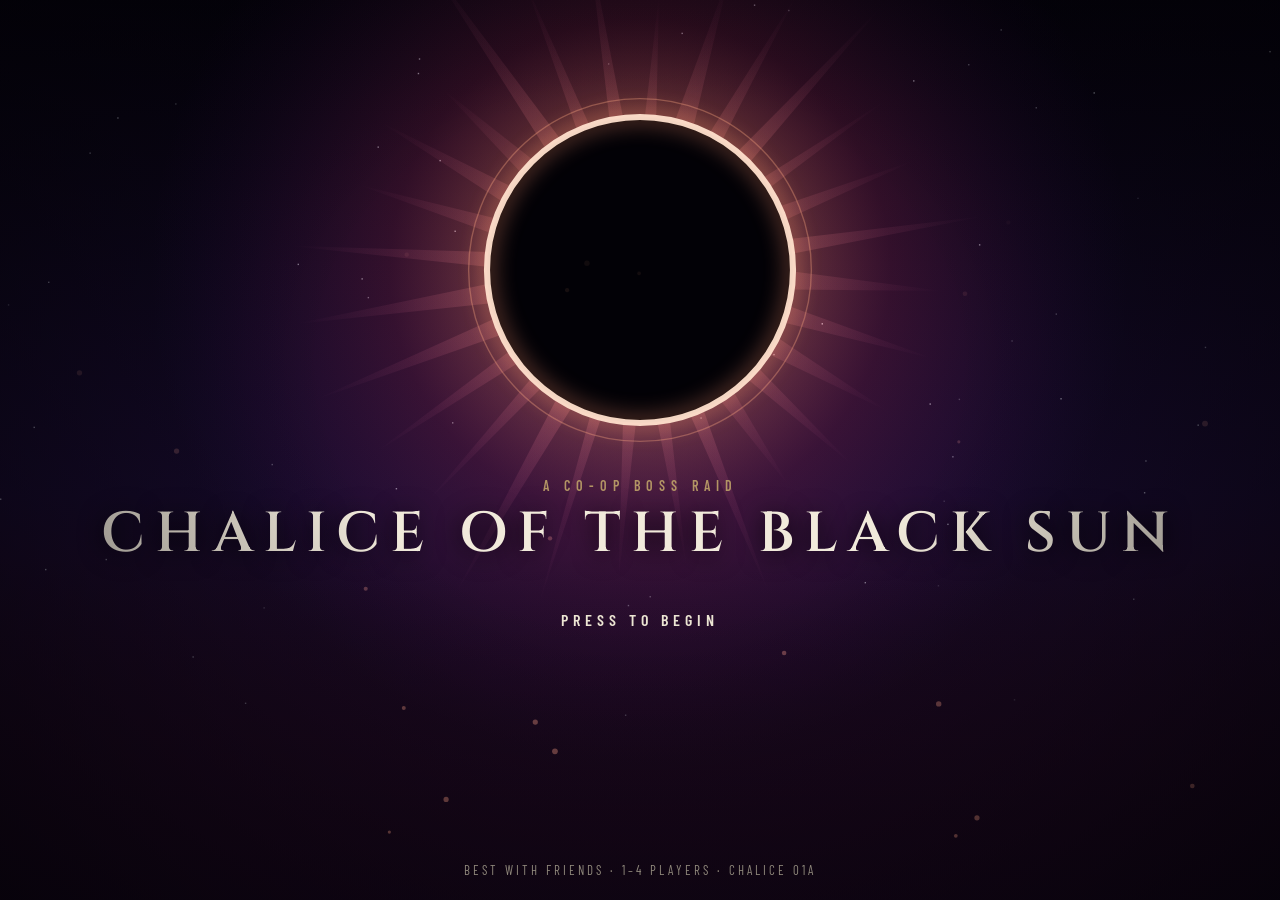
<file: index.html>
<!DOCTYPE html>
<html lang="en">
<head>
  <meta charset="UTF-8">
  <meta name="viewport" content="width=device-width, initial-scale=1.0">
  <title>Chalice 01a</title>
  <link rel="preconnect" href="https://fonts.googleapis.com">
  <link rel="preconnect" href="https://fonts.gstatic.com" crossorigin>
  <!-- display fonts (fall back to Palatino/Georgia and Bahnschrift if offline) -->
  <link rel="stylesheet" href="https://fonts.googleapis.com/css2?family=Barlow+Condensed:wght@500;600&family=Cabin:wght@400;500;600&family=Cinzel:wght@500;600&display=swap">
  <link rel="stylesheet" href="game/style.css">
  <link rel="stylesheet" href="game/ui_menus.css">
  <link rel="stylesheet" href="game/enhance_hub.css">
</head>
<body>

  <!-- TOP NAVIGATION -->
  <div id="top-nav-bar">
    <div class="zone-banner hidden">
      <div id="zone-banner-title">SANCTUM OF ROCHESTE</div>
      <div id="zone-banner-sub"></div>
    </div>

    <div class="top-actions">
      <div class="nav-group hub-only">
        <button class="nav-btn amber" id="btn-class-select" onclick="window.CharSelect.open()" title="Switch or customize characters (hub only)">
          Characters
        </button>
        <button class="nav-btn amber" onclick="window.game.toggleModal('forge-modal')" title="Fergus's Forge  [G]">
          Forge <kbd>G</kbd>
        </button>
        <button class="nav-btn" onclick="window.game.toggleModal('coop-modal')" title="Host or join a co-op room  [C]">
          Co-op <kbd>C</kbd>
        </button>
      </div>
      <div class="nav-group">
        <button class="nav-btn" id="btn-toggle-ally-vfx" onclick="window.game.toggleAllyVfx()" title="Hide ally skill effects to save FPS (ally movement always stays visible)">
          Ally VFX: ON
        </button>
        <button class="nav-btn" id="btn-armory" title="Character and armory  [I]">Armory <kbd>I</kbd></button>
        <button class="nav-btn" id="btn-dps-meter" title="Damage meter  [H]">Meter <kbd>H</kbd></button>
        
      </div>
      <div class="nav-group">
        <button class="nav-btn crimson hub-only" id="btn-start-raid-top" onclick="window.game.openRaidSelect()" title="Choose a raid and difficulty">
          Raid Select
        </button>
        <button class="nav-btn hidden" id="btn-return-hub" onclick="window.game.enterHub()">
          Return to Hub
        </button>
      </div>
    </div>
  </div>

  <!-- ESSENTIAL BOSS HP & STAGGER BAR -->
  <div id="boss-hud" class="hidden">
    <div class="boss-hdr-row">
      <div class="boss-name">VAELGOR</div>
      <div class="boss-hdr-right">
        <div class="raid-clock hidden" id="raid-clock" title="Time in the fight"></div>
        <div class="boss-enrage-timer" id="boss-enrage-timer" title="Defeat Vaelgor before he goes berserk!">⏳ 04:00</div>
        <div class="boss-bar-x" id="boss-bar-count">x10</div>
      </div>
    </div>
    <div class="boss-hp-track">
      <div id="boss-hp-fill"></div>
      <div id="boss-hp-text">85,000 / 85,000 (100%)</div>
    </div>
    <div class="boss-sub-bars">
      <div class="bar-group stagger-main" title="Boss Stagger Gauge">
        <span class="sub-bar-lbl">STAGGER</span>
        <div class="stagger-wrap">
          <div id="boss-stagger-fill"></div>
        </div>
      </div>
    </div>
  </div>

  <!-- COMPACT RAID MECHANIC BAR -->
  <div id="mechanic-hud" class="hidden">
    <div class="mech-bar-wrap">
      <div id="mech-bar-fill"></div>
      <div class="mech-bar-text">
        <span id="mech-bar-label">BLOOD-MOON BARRIER</span>
        <span id="mech-bar-time">12.0s</span>
      </div>
    </div>
  </div>

  <!-- PARTY ROSTER (SHOWN ONLY IN CO-OP OR WITH AI COMRADES) -->
  <div id="party-frames" class="hidden"></div>

  <!-- MAIN 2.5D ISOMETRIC CANVAS -->
  <canvas id="game-canvas"></canvas>

  <!-- Hub controls reminder -->
  <div id="hub-hint">
    <span><kbd id="hint-move">RMB</kbd> Move</span>
    <span><kbd id="hint-atk">LMB</kbd> Attack</span>
    <span><kbd>G</kbd> Forge</span>
    <span><kbd>C</kbd> Co-op</span>
    <span><kbd>I</kbd> Armory</span>
    <span><kbd>M</kbd> Mute</span>
    <span><kbd>Esc</kbd> Close</span>
  </div>

  <!-- ESSENTIAL BOTTOM SKILL HOTBAR & HP / OVERPOWER -->
  <div id="bottom-action-hud"><!-- built by hud_skills.js (SkillHud.build) for the active class --></div>

  <!-- MODAL 1: FERGUS'S FORGE -->
  <div id="forge-modal" class="modal-window forge-window hidden">
    <div class="modal-hdr">
      <div class="hdr-title">
        <div class="hdr-icon"><svg viewBox="0 0 24 24" fill="none" stroke="currentColor" stroke-width="1.6" stroke-linecap="round" stroke-linejoin="round"><path d="M14 4l6 6-3 3-6-6zM12 8L4 16v4h4l8-8"/></svg></div>
        <div>
          <h2>Fergus's Forge</h2>
          <div class="hdr-sub">Boss synthesis &amp; seal exchange</div>
        </div>
      </div>
      <div id="forge-materials-bar"></div>
      <button class="close-btn" onclick="window.game.closeAllModals()" title="Close (Esc)">×</button>
    </div>

    <div id="forge-feedback-banner">
      "Vaelgor might drop his Abyssal Essence, or bring me 5 guaranteed Eclipse Seals and I'll forge one for you!"
    </div>

    <div class="forge-body">
      <aside class="forge-side">
        <div class="section-label">Equipped</div>
        <div id="forge-equipped-card" class="equipped-box"></div>
      </aside>
      <section class="forge-main">
        <div id="forge-tabs" class="forge-tabs"></div>
        <div class="section-label" id="forge-synth-label">Synthesis</div>
        <div id="forge-recipes-list" class="recipe-grid"></div>
        <div id="forge-inventory-list" class="hidden"></div>
        <div id="forge-reforge" class="hidden"></div>
      </section>
    </div>
  </div>

  <!-- MODAL 2: CO-OP LOBBY -->
  <div id="coop-modal" class="modal-window coop-window hidden">
    <div class="modal-hdr">
      <div class="hdr-title">
        <div class="hdr-icon"><svg viewBox="0 0 24 24" fill="none" stroke="currentColor" stroke-width="1.6" stroke-linecap="round" stroke-linejoin="round"><path d="M12 3l7 3v5.5c0 4.6-3 7.7-7 9.5-4-1.8-7-4.9-7-9.5V6z"/></svg></div>
        <div>
          <h2>Co-op Lobby</h2>
          <div class="hdr-sub">1–4 players over WebRTC, or raid with AI comrades</div>
        </div>
      </div>
      <button class="close-btn" onclick="window.game.closeAllModals()" title="Close (Esc)">×</button>
    </div>

    <div class="section-label">Play with friends</div>
    <div class="coop-card">
      <div class="coop-row">
        <button class="forge-craft-btn" onclick="window.game.net.hostRoom(msg => document.getElementById('coop-status').textContent = msg)">Host a room</button>
        <button class="nav-btn" id="btn-copy-code" title="Copy the room code">Copy code</button>
        <button class="nav-btn" id="btn-copy-link" title="Copy a link that joins this room automatically">Copy invite link</button>
      </div>
      <div class="coop-row">
        <input type="text" id="join-code-input" class="coop-input" placeholder="Room code (e.g. VAEL-7X9K)">
        <button class="forge-craft-btn" onclick="window.game.net.joinRoom(document.getElementById('join-code-input').value, msg => document.getElementById('coop-status').textContent = msg)">Join</button>
      </div>
      <div id="coop-status">Not connected. Playing solo.</div>
    </div>

    <div class="section-label">AI comrades (solo only)</div>
    <div class="coop-row seg">
      <button class="nav-btn amber" onclick="window.game.net.soloAiCount = 0; window.game.rebuildPartyRoster(); document.getElementById('coop-status').textContent = 'Solo, no AI comrades'">Solo</button>
      <button class="nav-btn" onclick="window.game.net.soloAiCount = 1; window.game.rebuildPartyRoster(); document.getElementById('coop-status').textContent = 'Duo: 1 AI comrade'">+1</button>
      <button class="nav-btn" onclick="window.game.net.soloAiCount = 2; window.game.rebuildPartyRoster(); document.getElementById('coop-status').textContent = 'Party of 3: 2 AI comrades'">+2</button>
      <button class="nav-btn crimson" onclick="window.game.net.soloAiCount = 3; window.game.rebuildPartyRoster(); document.getElementById('coop-status').textContent = 'Full party: 3 AI comrades'">+3</button>
    </div>

    <div class="section-label">Performance</div>
    <div class="coop-row">
      <button class="nav-btn" id="btn-toggle-ally-vfx-modal" onclick="window.game.toggleAllyVfx()">Ally VFX: ON</button>
    </div>
  </div>

  <!-- MODAL 3: RAID RESULTS & SPOILS -->
  <div id="victory-modal" class="modal-window victory-window hidden">
    <div class="modal-hdr">
      <div class="hdr-title">
        <div>
          <div class="vr-kicker" id="vr-kicker">CHALICE RAID CLEARED</div>
          <h2>Vaelgor, Warden of the Eclipse</h2>
        </div>
      </div>
      <button class="close-btn" onclick="window.game.closeAllModals()">×</button>
    </div>
    <div id="victory-results"></div>
    <div class="section-label">Spoils</div>
    <div id="victory-loot-summary"></div>
    <div class="coop-row vr-actions">
      <button class="nav-btn amber" onclick="window.game.openModal('forge-modal')">Open the Forge</button>
      <button class="nav-btn" onclick="window.game.enterHub(); window.game.closeAllModals()">Return to Hub</button>
      <button class="nav-btn crimson" onclick="window.game.enterRaidGate(true)">Rematch</button>
    </div>
  </div>
  <!-- DEFEAT (Hard mode wipe) -->
  <div id="defeat-modal" class="modal-window defeat-window hidden">
    <div class="defeat-skull"><svg viewBox="0 0 24 24" fill="none" stroke="currentColor" stroke-width="1.5" stroke-linecap="round" stroke-linejoin="round"><circle cx="12" cy="10" r="6.5"/><path d="M9.5 16.5V20h5v-3.5M9.5 10h.01M14.5 10h.01"/></svg></div>
    <h2>Your party has fallen</h2>
    <p id="defeat-sub">Vaelgor still stands.</p>
    <div id="defeat-results"></div>
    <div class="coop-row" style="justify-content:center;margin-top:16px">
      <button class="nav-btn crimson" id="defeat-retry" onclick="window.game.enterRaidGate(true)">Try again</button>
      <button class="nav-btn" id="defeat-hub" onclick="window.game.enterHub()">Return to Hub</button>
    </div>
    <div id="defeat-note"></div>
  </div>

  <!-- Hard mode: shown while you are down -->
  <div id="spectate-banner" class="hidden"></div>

  <!-- SECRET: PRACTICE ROOMS ([P], hub, solo only) -->
  <div id="dev-modal" class="modal-window dev-window hidden">
    <div class="modal-hdr">
      <div class="hdr-title">
        <div class="hdr-icon"><svg viewBox="0 0 24 24" fill="none" stroke="currentColor" stroke-width="1.6" stroke-linecap="round" stroke-linejoin="round"><path d="M9 3h6M10 3v6l-5 9a2 2 0 0 0 2 3h10a2 2 0 0 0 2-3l-5-9V3"/></svg></div>
        <div>
          <h2>Practice Rooms</h2>
          <div class="hdr-sub">Jump straight into a late-fight sequence</div>
        </div>
      </div>
      <button class="close-btn" onclick="window.game.closeAllModals()" title="Close (Esc)">×</button>
    </div>
    <div class="dev-list">
      <button class="dev-row" id="btn-practice-clock" onclick="window.game.closeAllModals(); window.game.toggleClockPracticeRoom()">
        <b>Practice Clock</b><span>35% HP: the sword-tell clock puzzle</span>
      </button>
      <button class="dev-row" id="btn-practice-final" onclick="window.game.closeAllModals(); window.game.toggleFinalPhasePracticeRoom()">
        <b>Practice Final Phase</b><span>10% HP transition, sword absorb, then the final clash</span>
      </button>
      <button class="dev-row" id="btn-practice-clash" onclick="window.game.closeAllModals(); window.game.toggleFinalClashPracticeRoom()">
        <b>Practice Clash</b><span>15% HP: dark trail, blue circle and the rhythm QTE</span>
      </button>
    </div>
    <div class="dev-note">Only available in the hub with nobody connected. Press <kbd>P</kbd> or <kbd>Esc</kbd> to close.</div>
  </div>

  <script src="game/version.js"></script>
  <script src="game/peerjs.min.js"></script>
  <script src="game/camera_25d.js"></script>
  <script src="game/clash_qte.js"></script>
  <script src="game/breaker_25d.js"></script>
  <script src="game/hammer_25d.js"></script>
  <script src="game/reaper_25d.js"></script>
  <script src="game/reaper_rig.js"></script>
  <script src="game/arclight_25d.js"></script>
  <script src="game/arclight_rig.js"></script>
  <script src="game/unbound_25d.js"></script>
  <script src="game/unbound_rig.js"></script>
  <script src="game/boss_vaelgor.js"></script>
  <script src="game/karok_clash.js"></script>
  <script src="game/rebuke_boss.js"></script>
  <script src="game/earth_burst.js"></script>
  <script src="game/boss_motion.js"></script>
  <script src="game/boss_transitions.js"></script>
  <script src="game/flame_art.js"></script>
<script src="game/boss_ignis.js"></script>
<script src="game/boss_ignis_rig.js"></script>
<script src="game/boss_hush.js"></script>
<script src="game/boss_hush_pats.js"></script>
<script src="game/boss_hush_rig.js"></script>
<script src="game/boss_hush_stage.js"></script>
  <script src="game/boss_cervanth.js"></script>
  <script src="game/boss_cervanth_pats.js"></script>
  <script src="game/boss_cervanth_rig.js"></script>
  <script src="game/boss_cervanth_stage.js"></script>
  <script src="game/hud_skills.js"></script>
  <script src="game/crafting_vindictus.js"></script>
  <script src="game/network_coop.js"></script>
  <script src="game/main.js"></script>
  <script src="game/hub_scene.js"></script>
  <script src="game/reaper_hud.js"></script>
  <script src="game/arclight_hud.js"></script>
  <script src="game/unbound_hud.js"></script>
  <script src="game/identity_gauges.js"></script>
  <script src="game/arena_env.js"></script>
  <script src="game/cores.js"></script>
  <script src="game/qol.js"></script>
  <script src="game/difficulty.js"></script>
  <script src="game/eclipse_art.js"></script>
  <script src="game/raid_stats.js"></script>
  <script src="game/dps_meter.js"></script>
  <script src="game/damage_chart.js"></script>
  <script src="game/status_icons.js"></script>
  <script src="game/gear_icons.js"></script>
  <script src="game/passives.js"></script>
  <script src="game/reforge.js"></script>
  <script src="game/accessories.js"></script>
  <script src="game/tooltips.js"></script>
  <script src="game/enhance_hub.js"></script>
  <script src="game/weapon_glow.js"></script>
  <script src="game/armory.js"></script>
  <script src="game/raid_select.js"></script>
  <script src="game/characters.js"></script>
  <script src="game/ui_menus.js"></script>
  <script src="game/settings_plus.js"></script>
  <script src="game/comms.js"></script>
  <script src="game/inspect.js"></script>
  <script src="game/render_polish.js"></script>
</body>
</html>
</file>
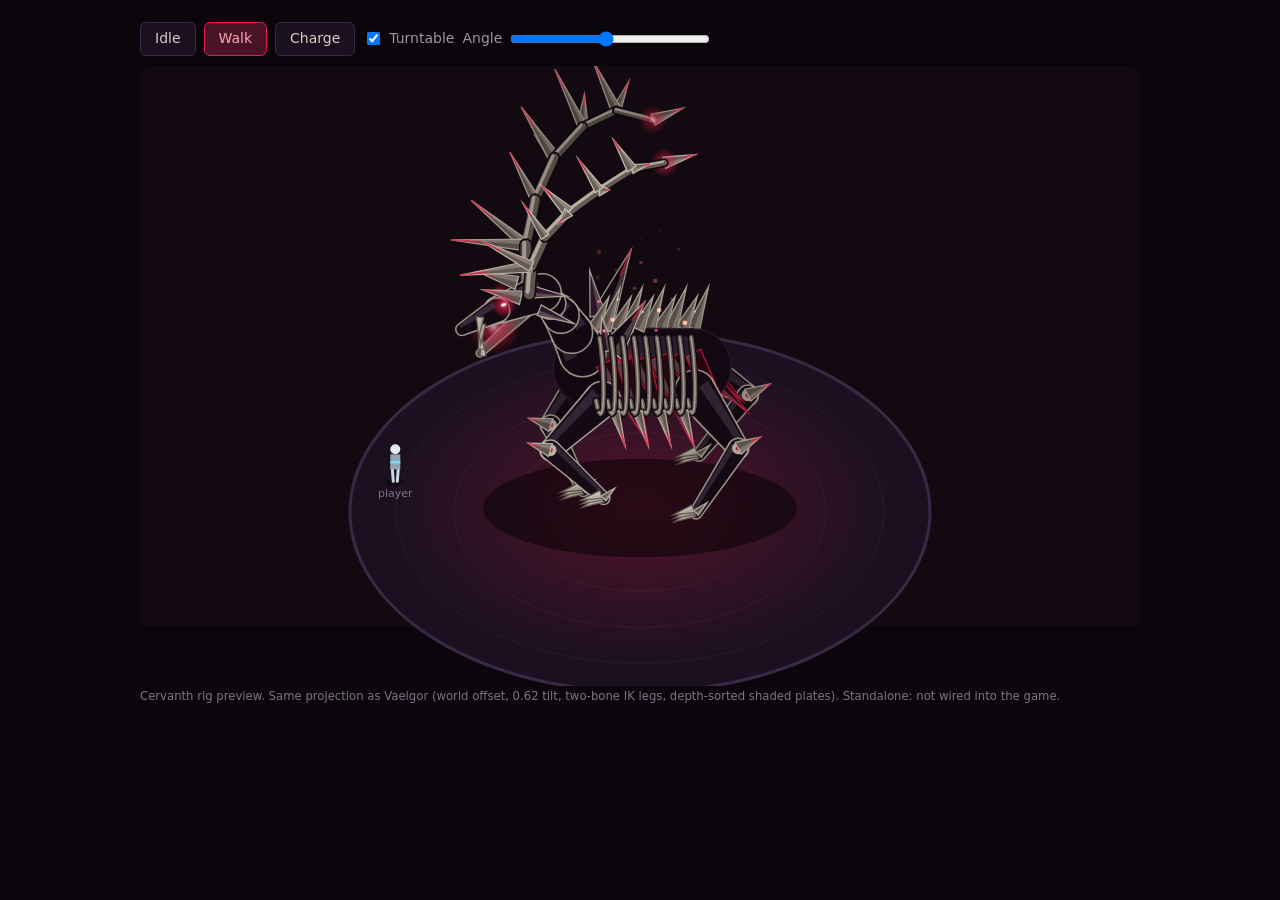
<file: cervanth_preview.html>
<!DOCTYPE html>
<html lang="en">
<head>
<meta charset="UTF-8">
<meta name="viewport" content="width=device-width, initial-scale=1.0">
<title>Cervanth 2.5D rig preview</title>
<style>
  html,body{margin:0;background:#0b060c;color:#d6cfc4;font:14px/1.4 system-ui,Segoe UI,sans-serif}
  #wrap{max-width:1000px;margin:0 auto;padding:12px}
  canvas{display:block;width:100%;height:auto;border-radius:10px;background:#120a10}
  .row{display:flex;flex-wrap:wrap;gap:8px;align-items:center;margin:10px 0}
  button{padding:6px 14px;border:1px solid #3a2845;border-radius:6px;background:#1a1020;color:#d6cfc4;font:inherit;cursor:pointer}
  button.on{background:#4a1428;border-color:#e11d48;color:#fda4af}
  label{display:flex;align-items:center;gap:6px;color:#9d93a6}
  input[type=range]{width:200px}
  small{color:#7d7388}
</style>
</head>
<body>
<div id="wrap">
  <div class="row" id="modes">
    <button data-m="idle">Idle</button><button data-m="walk" class="on">Walk</button><button data-m="charge">Charge</button>
    <label><input type="checkbox" id="turn" checked> Turntable</label>
    <label>Angle <input type="range" id="ang" min="0" max="359" value="143"></label>
  </div>
  <canvas id="cv" width="1000" height="620"></canvas>
  <small>Cervanth rig preview. Same projection as Vaelgor (world offset, 0.62 tilt, two-bone IK legs, depth-sorted shaded plates). Standalone: not wired into the game.</small>
</div>
<script>
(function () {
  const cv = document.getElementById('cv'), ctx = cv.getContext('2d');
  const TILT = 0.62, S = 1.12, AX = 500, AY = 440;
  const MODES = {
    idle:   { A: 2,  spd: 1.0, lift: 2,  bob: 1.2, lean: 0, pitch: 0.12, sway: 0.0, jaw: 0.25 },
    walk:   { A: 30, spd: 3.2, lift: 22, bob: 3,   lean: 0, pitch: 0.18, sway: 0.1, jaw: 0.45 },
    charge: { A: 48, spd: 8.5, lift: 36, bob: 6.5, lean: 1, pitch: 0.95, sway: -0.3, jaw: 1.0 }
  };
  let cur = Object.assign({}, MODES.walk), tgt = MODES.walk;
  let th = 143 * Math.PI / 180, turn = true, ph = 0, T = 0, last = performance.now();

  const cl = (x, a, b) => Math.max(a === undefined ? 0 : a, Math.min(b === undefined ? 1 : b, x));
  const BONE = [226, 214, 198], BONE_D = [120, 106, 98], OBS = [26, 12, 24], OBS_L = [62, 30, 56], CRIM = [225, 29, 72];
  function rgb(c, f, a) { return 'rgba(' + ((c[0] * f) | 0) + ',' + ((c[1] * f) | 0) + ',' + ((c[2] * f) | 0) + ',' + (a === undefined ? 1 : a) + ')'; }
  function dshade(d) { return 0.5 + 0.5 * cl((d + 110) / 220); }

  let cs = 1, sn = 0;
  function P(l) {
    const wx = l[0] * cs - l[1] * sn, wy = l[0] * sn + l[1] * cs;
    return { wx, wy, up: l[2], sx: AX + wx * S, sy: AY + wy * S * TILT - l[2] * S, d: wy };
  }
  function lerp3(a, b, t) { return [a[0] + (b[0] - a[0]) * t, a[1] + (b[1] - a[1]) * t, a[2] + (b[2] - a[2]) * t]; }

  let items = [];
  function add(d, f) { items.push({ d: d, f: f }); }

  function plate(a, b, w0, w1, base, edge, f, hiA) {
    const dx = b.sx - a.sx, dy = b.sy - a.sy, L = Math.hypot(dx, dy) || 1;
    const nx = -dy / L, ny = dx / L; w0 *= S; w1 *= S;
    ctx.fillStyle = rgb(base, f); ctx.strokeStyle = rgb(edge, f, 0.85); ctx.lineWidth = 1.4 * S;
    ctx.beginPath(); ctx.arc(a.sx, a.sy, w0, 0, 7); ctx.fill(); ctx.stroke();
    ctx.beginPath(); ctx.arc(b.sx, b.sy, w1, 0, 7); ctx.fill(); ctx.stroke();
    ctx.beginPath();
    ctx.moveTo(a.sx + nx * w0, a.sy + ny * w0); ctx.lineTo(b.sx + nx * w1, b.sy + ny * w1);
    ctx.lineTo(b.sx - nx * w1, b.sy - ny * w1); ctx.lineTo(a.sx - nx * w0, a.sy - ny * w0); ctx.closePath();
    ctx.fill();
    ctx.beginPath(); ctx.moveTo(a.sx + nx * w0, a.sy + ny * w0); ctx.lineTo(b.sx + nx * w1, b.sy + ny * w1); ctx.moveTo(a.sx - nx * w0, a.sy - ny * w0); ctx.lineTo(b.sx - nx * w1, b.sy - ny * w1); ctx.stroke();
    const sg = (nx * -0.5 + ny * -0.85) > 0 ? 1 : -1;
    ctx.fillStyle = 'rgba(190,170,215,' + (hiA === undefined ? 0.22 : hiA) * f + ')';
    ctx.beginPath();
    ctx.moveTo(a.sx + sg * nx * w0 * 0.25, a.sy + sg * ny * w0 * 0.25); ctx.lineTo(b.sx + sg * nx * w1 * 0.25, b.sy + sg * ny * w1 * 0.25);
    ctx.lineTo(b.sx + sg * nx * w1 * 0.8, b.sy + sg * ny * w1 * 0.8); ctx.lineTo(a.sx + sg * nx * w0 * 0.8, a.sy + sg * ny * w0 * 0.8);
    ctx.closePath(); ctx.fill();
  }
  function boneLine(a, b, w, f) {
    ctx.lineCap = 'round';
    ctx.strokeStyle = rgb([20, 12, 24], f); ctx.lineWidth = (w + 3) * S; ctx.beginPath(); ctx.moveTo(a.sx, a.sy); ctx.lineTo(b.sx, b.sy); ctx.stroke();
    ctx.strokeStyle = rgb(BONE_D, f); ctx.lineWidth = w * S; ctx.beginPath(); ctx.moveTo(a.sx, a.sy); ctx.lineTo(b.sx, b.sy); ctx.stroke();
    ctx.strokeStyle = rgb(BONE, f, 0.9); ctx.lineWidth = Math.max(1, w * 0.38) * S; ctx.beginPath(); ctx.moveTo(a.sx - w * 0.15 * S, a.sy - w * 0.22 * S); ctx.lineTo(b.sx - w * 0.15 * S, b.sy - w * 0.22 * S); ctx.stroke();
  }
  function blade(a, b, w, f, fill, edge, tipGlow) {
    const dx = b.sx - a.sx, dy = b.sy - a.sy, L = Math.hypot(dx, dy) || 1, nx = -dy / L * w * S, ny = dx / L * w * S;
    ctx.lineJoin = 'miter';
    ctx.fillStyle = rgb(fill, f); ctx.strokeStyle = rgb(edge, f, 0.95); ctx.lineWidth = 1.2 * S;
    ctx.beginPath(); ctx.moveTo(a.sx + nx, a.sy + ny); ctx.lineTo(a.sx + dx * 0.55 + nx * 0.45, a.sy + dy * 0.55 + ny * 0.45); ctx.lineTo(b.sx, b.sy); ctx.lineTo(a.sx + dx * 0.55 - nx * 0.45, a.sy + dy * 0.55 - ny * 0.45); ctx.lineTo(a.sx - nx, a.sy - ny); ctx.closePath(); ctx.fill(); ctx.stroke();
    ctx.fillStyle = 'rgba(255,240,230,' + 0.28 * f + ')';
    ctx.beginPath(); ctx.moveTo(a.sx + nx * 0.1, a.sy + ny * 0.1); ctx.lineTo(b.sx, b.sy); ctx.lineTo(a.sx + nx * 0.8, a.sy + ny * 0.8); ctx.closePath(); ctx.fill();
    if (tipGlow) { ctx.strokeStyle = 'rgba(225,29,72,' + 0.9 * f + ')'; ctx.lineWidth = 1.6 * S; ctx.beginPath(); ctx.moveTo(a.sx + dx * 0.62, a.sy + dy * 0.62); ctx.lineTo(b.sx, b.sy); ctx.stroke(); }
  }
  function orb(p, r, f) {
    const g = ctx.createRadialGradient(p.sx, p.sy, 0, p.sx, p.sy, r * 3.2 * S);
    g.addColorStop(0, 'rgba(255,200,215,' + (0.95 * f) + ')'); g.addColorStop(0.3, 'rgba(225,29,72,' + (0.65 * f) + ')'); g.addColorStop(1, 'rgba(225,29,72,0)');
    ctx.fillStyle = g; ctx.beginPath(); ctx.arc(p.sx, p.sy, r * 3.2 * S, 0, 7); ctx.fill();
  }

  function ik(H, F, L1, L2, pole) {
    let dx = F[0] - H[0], dy = F[1] - H[1], dz = F[2] - H[2];
    let D = Math.hypot(dx, dy, dz) || 0.001; const maxR = (L1 + L2) * 0.97;
    if (D > maxR) { const k = maxR / D; dx *= k; dy *= k; dz *= k; D = maxR; F = [H[0] + dx, H[1] + dy, H[2] + dz]; }
    const ux = dx / D, uy = dy / D, uz = dz / D;
    const a = (L1 * L1 - L2 * L2 + D * D) / (2 * D), h = Math.sqrt(Math.max(0, L1 * L1 - a * a));
    const dot = pole[0] * ux + pole[1] * uy + pole[2] * uz;
    let px = pole[0] - ux * dot, py = pole[1] - uy * dot, pz = pole[2] - uz * dot; const pl = Math.hypot(px, py, pz) || 1;
    return { knee: [H[0] + ux * a + px / pl * h, H[1] + uy * a + py / pl * h, H[2] + uz * a + pz / pl * h], foot: F };
  }

  const LEGS = [
    { fx: 38, sd: -24, phase: 0, front: true },
    { fx: 38, sd: 24, phase: Math.PI, front: true },
    { fx: -46, sd: -24, phase: Math.PI, front: false },
    { fx: -46, sd: 24, phase: 0, front: false }
  ];

  function draw(now) {
    const dt = Math.min(0.05, (now - last) / 1000); last = now; T += dt;
    for (const k in tgt) cur[k] += (tgt[k] - cur[k]) * Math.min(1, dt * 4);
    ph += dt * cur.spd;
    if (turn) { th += dt * 0.35; document.getElementById('ang').value = Math.round(((th * 180 / Math.PI) % 360 + 360) % 360); }
    cs = Math.cos(th); sn = Math.sin(th);
    items.length = 0;
    ctx.clearRect(0, 0, cv.width, cv.height);
    ctx.fillStyle = '#0b060c'; ctx.fillRect(0, 560, cv.width, 60);
    ctx.fillStyle = '#1a1020'; ctx.beginPath(); ctx.ellipse(AX, AY + 6, 290, 290 * TILT, 0, 0, 7); ctx.fill();
    ctx.strokeStyle = '#3a2845'; ctx.lineWidth = 3; ctx.stroke();
    ctx.strokeStyle = 'rgba(214,207,196,.06)'; ctx.lineWidth = 1;
    for (let r = 70; r < 290; r += 58) { ctx.beginPath(); ctx.ellipse(AX, AY + 6, r, r * TILT, 0, 0, 7); ctx.stroke(); }
    const sh = P([0, 0, 0]);
    ctx.save(); ctx.translate(sh.sx, sh.sy); ctx.scale(1, TILT);
    const gg = ctx.createRadialGradient(0, 0, 10, 0, 0, 230 * S); gg.addColorStop(0, 'rgba(225,29,72,0.28)'); gg.addColorStop(1, 'rgba(225,29,72,0)');
    ctx.fillStyle = gg; ctx.beginPath(); ctx.arc(0, 0, 230 * S, 0, 7); ctx.fill(); ctx.restore();
    ctx.fillStyle = 'rgba(0,0,0,.5)'; ctx.beginPath(); ctx.ellipse(sh.sx, sh.sy + 2, 140 * S, 44 * S, 0, 0, 7); ctx.fill();

    const bob = cur.bob * Math.sin(ph * 2) * (cur.A > 10 ? 1 : 0.4) + (cur.A <= 10 ? Math.sin(T * 1.3) * 1.5 : 0);
    const chestUp = 126 + bob - cur.lean * 18, hipUp = 118 + bob + cur.lean * 6;
    const chest = [42, 0, chestUp], hips = [-48, 0, hipUp];
    const mid = lerp3(chest, hips, 0.5), midP = P(mid);

    add(midP.d, function () { plate(P(chest), P(hips), 36, 34, OBS, OBS_L, dshade(midP.d), 0.18); });
    for (let i = 0; i < 9; i++) {
      const c = lerp3(chest, hips, i / 8 * 0.92 + 0.04), cp = P(c), breath = 1 + Math.sin(T * 1.3) * 0.02;
      const run = [];
      for (let k = 0; k <= 22; k++) {
        const a = (110 + k / 22 * 320) * Math.PI / 180;
        const p = P([c[0], 33 * Math.cos(a) * breath, c[2] + 35 * Math.sin(a) * breath]);
        run.push({ p: p, far: p.wy < cp.wy });
      }
      let seg = [run[0]];
      for (let k = 1; k < run.length; k++) {
        if (run[k].far !== seg[0].far) { flush(seg, cp); seg = [run[k - 1], run[k]]; } else seg.push(run[k]);
      }
      flush(seg, cp);
    }
    function flush(seg, cp) {
      if (seg.length < 2) return;
      const far = seg[0].far, d = cp.d + (far ? -34 : 34), s = seg.slice();
      add(d, function () {
        const f = dshade(d) * (far ? 0.85 : 1);
        ctx.lineCap = 'round'; ctx.lineJoin = 'round';
        ctx.strokeStyle = rgb([20, 12, 24], f); ctx.lineWidth = 6.5 * S; ctx.beginPath(); ctx.moveTo(s[0].p.sx, s[0].p.sy); for (let q = 1; q < s.length; q++) ctx.lineTo(s[q].p.sx, s[q].p.sy); ctx.stroke();
        ctx.strokeStyle = rgb(BONE_D, f); ctx.lineWidth = 4 * S; ctx.stroke();
        ctx.strokeStyle = rgb(BONE, f, 0.8); ctx.lineWidth = 1.4 * S; ctx.stroke();
      });
    }
    for (let i = 0; i < 10; i++) {
      const c = lerp3(chest, hips, i / 9), up0 = c[2] + 34, a = P([c[0], 0, up0]), b = P([c[0] - 14, 0, up0 + 28 + (i % 2) * 8]);
      add(a.d + 0.5, function () { blade(a, b, 6, dshade(a.d), BONE_D, BONE, false); });
    }
    for (let i = 1; i < 9; i += 2) {
      const c = lerp3(chest, hips, i / 8 * 0.92 + 0.04);
      for (const s2 of [-1, 1]) {
        const a = P([c[0], s2 * 32, c[2] - 20]), b = P([c[0] - 8, s2 * 40, c[2] - 46]);
        add(a.d + 1, function () { blade(a, b, 4, dshade(a.d), BONE_D, BONE, true); });
      }
    }
    add(midP.d + 0.2, function () { const g = P([mid[0] + 18, 0, mid[2]]), pu = 0.75 + 0.25 * Math.sin(T * 4.2); orb(g, 11 * pu, 0.95); orb(g, 5, 1); });
    add(midP.d + 38, function () {
      ctx.save(); ctx.globalCompositeOperation = 'lighter';
      for (let i = 0; i < 22; i++) {
        const u = (T * 0.32 + i * 0.137) % 1, e = P([-44 + (i * 37) % 90, ((i * 53) % 56) - 28, chestUp + 10 + u * 110]);
        ctx.fillStyle = 'rgba(255,' + (90 + (i * 11) % 60) + ',110,' + (1 - u) * 0.85 + ')'; ctx.beginPath(); ctx.arc(e.sx + Math.sin(T * 2 + i) * 4, e.sy, (1 + (i % 3) * 0.5) * S, 0, 7); ctx.fill();
      }
      ctx.restore();
    });
    for (const s2 of [-1, 1]) {
      const sa = P([30, s2 * 24, chestUp + 28]), sb = P([2, s2 * 38, chestUp + 78]), sc = P([34, s2 * 26, chestUp + 30]), sd = P([40, s2 * 34, chestUp + 66]);
      add(sa.d + 4, function () { const f = dshade(sa.d); blade(sa, sb, 11, f, OBS, BONE, true); blade(sc, sd, 7, f, OBS_L, BONE, false); });
    }

    for (const lg of LEGS) {
      const A = cur.A, u = (((ph + lg.phase) % (Math.PI * 2)) + Math.PI * 2) % (Math.PI * 2);
      let fwd, up = 4;
      if (A < 6) { fwd = lg.fx - 2; }
      else if (u < Math.PI) { fwd = lg.fx + A * (1 - 2 * u / Math.PI); }
      else { const w = (u - Math.PI) / Math.PI; fwd = lg.fx - A + 2 * A * w; up = 4 + cur.lift * Math.sin(w * Math.PI); }
      const H = [lg.fx, lg.sd, hipUp - 6], F = [fwd + (lg.front ? 4 : -6), lg.sd, up];
      const L1 = lg.front ? 62 : 68, L2 = lg.front ? 68 : 66;
      const r = ik(H, F, L1, L2, [lg.front ? 1 : -1, 0, 0.25]);
      const hp = P(H), kp = P(r.knee), fp = P(r.foot), toe = P([r.foot[0] + 14, r.foot[1], r.foot[2] - 3]);
      const d = (hp.d + kp.d + fp.d) / 3 + (lg.sd > 0 ? 0 : 0);
      add(d, function () {
        const f = dshade(d);
        plate(hp, kp, lg.front ? 16 : 18, 9.5, OBS, BONE, f, 0.2);
        plate(kp, fp, 9, 5.5, OBS, BONE, f, 0.2);
        ctx.fillStyle = rgb(BONE, f); ctx.beginPath(); ctx.arc(kp.sx, kp.sy, 5.5 * S, 0, 7); ctx.fill();
        ctx.fillStyle = rgb(CRIM, f, 0.9); ctx.beginPath(); ctx.arc(kp.sx, kp.sy, 2.2 * S, 0, 7); ctx.fill();
        const kb = P([r.knee[0] + (lg.front ? 20 : -20), r.knee[1], r.knee[2] + 8]);
        blade(kp, kb, 6, f, BONE_D, BONE, true);
        for (let k = -1; k <= 1; k++) { const tk = P([r.foot[0] + 20, r.foot[1] + k * 5, r.foot[2] - 3]), bs = P([r.foot[0] + 2, r.foot[1] + k * 3, r.foot[2] + 2]); blade(bs, tk, 3.6, f, BONE, BONE_D, false); }
        const dc = P([r.foot[0] - 10, r.foot[1], r.foot[2] + 8]); blade(fp, dc, 3, f, BONE_D, BONE, false);
      });
    }

    const nb = [chest[0] + 10, 0, chestUp + 14];
    const nt = [lerp(100, 124, cur.lean), 0, lerp(196, 118, cur.lean)];
    const swayN = Math.sin(T * 1.1) * 3;
    function lerp(a, b, t) { return a + (b - a) * t; }
    const neckPts = [];
    for (let i = 0; i <= 5; i++) {
      const t = i / 5, c = lerp3(nb, nt, t);
      c[2] += Math.sin(t * Math.PI) * 14 * (1 - cur.lean * 0.6); c[1] += swayN * t * (1 - cur.lean);
      neckPts.push(P(c));
    }
    for (let i = 0; i < 5; i++) {
      const a = neckPts[i], b = neckPts[i + 1], d = (a.d + b.d) / 2, w0 = 21 - i * 2.4, w1 = 21 - (i + 1) * 2.4;
      add(d, function () { plate(a, b, w0, w1, OBS, BONE, dshade(d), 0.2); });
      add(d + 0.3, function () { const f = dshade(d); plate({ sx: a.sx, sy: a.sy - w0 * S * 0.6 }, { sx: a.sx - 3, sy: a.sy - w0 * S * 1.3 }, 3, 0.8, BONE_D, BONE, f, 0.3); });
    }

    const pitch = cur.pitch, fv = [Math.cos(pitch), 0, -Math.sin(pitch)], uv = [Math.sin(pitch), 0, Math.cos(pitch)];
    const headL = function (a, b, c) { return [nt[0] + (fv[0] * a + uv[0] * c), nt[1] + b + swayN * 0.5, nt[2] + (fv[2] * a + uv[2] * c)]; };
    const jaw = cur.jaw;
    const hb = P(headL(-12, 0, 0)), hm = P(headL(30, 0, -4)), ht = P(headL(64, 0, -12)), jt = P(headL(52, 0, -24 - jaw * 30)), jb = P(headL(-2, 0, -8));
    const hd = P(headL(10, 0, 0)).d;
    add(hd + 0.5, function () {
      const f = dshade(hd);
      plate(jb, jt, 6, 3.5, BONE_D, BONE, f * 0.9, 0.2);
      if (jaw > 0.3) { const mo = P(headL(36, 0, -12 - jaw * 12)); orb(mo, 4 + jaw * 8, 0.6 + 0.4 * jaw); }
      for (const s2 of [-1, 1]) { const lf = P(headL(50, s2 * 5, -24 - jaw * 30)), lb = P(headL(48, s2 * 5, -10 - jaw * 14)); blade(lf, lb, 2.6, f, BONE, BONE_D, false); }
    });
    add(hd + 1, function () {
      const f = dshade(hd);
      plate(hb, hm, 17, 12, OBS, BONE, f, 0.25);
      plate(hm, ht, 11, 5.5, OBS, BONE, f, 0.25);
      for (const s2 of [-1, 1]) {
        const ub = P(headL(46, s2 * 5, -9)), ut = P(headL(50, s2 * 5, -26)); blade(ub, ut, 3.4, f, BONE, BONE_D, false);
        const bb = P(headL(8, s2 * 11, 8)), bt = P(headL(40, s2 * 13, 26)); blade(bb, bt, 6, f, BONE_D, BONE, true);
        const cb = P(headL(-6, s2 * 13, -6)), ct = P(headL(-34, s2 * 20, -22)); blade(cb, ct, 5, f, OBS_L, BONE, false);
      }
    });
    add(hd + 2, function () {
      for (const s of [-1, 1]) {
        const e = P(headL(24, s * 9, 5)); if (e.d < hd - 2) continue;
        if (cur.lean > 0.3) { const tr = P(headL(-50, s * 9, 14)); ctx.strokeStyle = 'rgba(225,29,72,' + 0.55 * cur.lean + ')'; ctx.lineWidth = 3 * S; ctx.lineCap = 'round'; ctx.beginPath(); ctx.moveTo(e.sx, e.sy); ctx.lineTo(tr.sx, tr.sy); ctx.stroke(); }
        orb(e, 3.6, 1); ctx.fillStyle = 'rgba(255,235,240,.98)'; ctx.beginPath(); ctx.ellipse(e.sx, e.sy, 2.6 * S, 1.2 * S, -0.35, 0, 7); ctx.fill();
      }
    });
    add(hd - 2.5, function () { for (const s of [-1, 1]) { const e = P(headL(24, s * 9, 5)); if (e.d < hd - 2) orb(e, 2.6, 0.7); } });

    const BEAM = [[0, 9, 8], [-6, 15, 36], [-22, 26, 66], [-46, 38, 90], [-76, 44, 106], [-108, 40, 114], [-138, 28, 104]];
    const TINES = [[1, [58, 22, 52]], [1, [34, 26, 80]], [2, [-8, 34, 108]], [3, [-26, 54, 132]], [3, [-34, 60, 98]], [4, [-62, 62, 150]], [4, [-84, 66, 118]], [5, [-96, 54, 154]], [5, [-124, 56, 126]], [6, [-166, 30, 106]]];
    const ps = Math.sin(T * 1.1) * 3 + cur.sway * 18;
    for (const s of [-1, 1]) {
      const pts = BEAM.map(function (b, i) { return P(headL(b[0], s * b[1] + ps * s * (i * 0.12), b[2])); });
      for (let i = 0; i < pts.length - 1; i++) {
        const a = pts[i], b = pts[i + 1], d = (a.d + b.d) / 2, w = 8 - i * 0.85;
        add(d + 1.5, function () { boneLine(a, b, w + 1.2, dshade(d)); });
      }
      add(pts[pts.length - 1].d + 2, function () { orb(pts[pts.length - 1], 4, 0.8 + 0.2 * Math.sin(T * 3 + s)); });
      for (let ti = 0; ti < TINES.length; ti++) {
        const t = TINES[ti], a = pts[t[0]], tip = P(headL(t[1][0], s * t[1][1] + ps * s * 0.8 + Math.sin(T * 1.7 + ti) * 1.5, t[1][2]));
        const d = (a.d + tip.d) / 2;
        add(d + 1.5, function () { blade(a, tip, 5.2 - (ti % 3) * 0.6, dshade(d), BONE_D, BONE, true); });
      }
    }

    for (let sdi = 0; sdi < 2; sdi++) {
      const s = sdi ? 1 : -1;
      for (let i = 0; i < 6; i++) {
        const base = [lerp(34, -44, i / 5), s * 17, 140 + bob], wv = Math.sin(T * 2.4 + i * 0.9 + sdi) * 10 + cur.spd * 1.8;
        const end = [base[0] - 18 - wv - cur.spd * 2.2, base[1] + s * (10 + wv * 0.4), base[2] - 56 - (i % 2) * 14];
        const a = P(base), b = P(end), d = a.d - 3;
        add(d, function () { blade(a, b, 9, dshade(d), [52, 8, 24], CRIM, false); });
      }
    }
    for (let i = 0; i < 3; i++) {
      const base = [-54, (i - 1) * 8, hipUp + 4], wv = Math.sin(T * 2.8 + i) * 12;
      const a = P(base), b = P([-96 - wv * 0.3, (i - 1) * 16 + wv, hipUp - 30 - i * 6]);
      add(a.d - 1, function () { blade(a, b, 7, dshade(a.d), [52, 8, 24], CRIM, false); });
    }

    const pl = P([210, 70, 0]);
    add(pl.d, function () {
      const f = 1, x = pl.sx, y = pl.sy;
      ctx.fillStyle = 'rgba(0,0,0,.4)'; ctx.beginPath(); ctx.ellipse(x, y + 1, 9, 4, 0, 0, 7); ctx.fill();
      ctx.strokeStyle = '#cbd5e1'; ctx.lineWidth = 3; ctx.lineCap = 'round';
      ctx.beginPath(); ctx.moveTo(x - 2, y); ctx.lineTo(x - 3, y - 13); ctx.moveTo(x + 2, y); ctx.lineTo(x + 3, y - 13); ctx.stroke();
      ctx.fillStyle = '#94a3b8'; ctx.fillRect(x - 5, y - 27, 10, 15);
      ctx.fillStyle = '#e2e8f0'; ctx.beginPath(); ctx.arc(x, y - 32, 5, 0, 7); ctx.fill();
      ctx.fillStyle = '#67e8f9'; ctx.fillRect(x - 5, y - 20, 10, 2);
      ctx.fillStyle = '#7d7388'; ctx.font = '11px system-ui'; ctx.textAlign = 'center'; ctx.fillText('player', x, y + 16);
    });

    items.sort(function (a, b) { return a.d - b.d; });
    for (let i = 0; i < items.length; i++) { ctx.save(); items[i].f(); ctx.restore(); }
    requestAnimationFrame(draw);
  }
  requestAnimationFrame(draw);

  document.getElementById('modes').addEventListener('click', function (e) {
    const m = e.target.getAttribute && e.target.getAttribute('data-m'); if (!m) return;
    tgt = MODES[m]; const b = this.querySelectorAll('button'); for (let i = 0; i < b.length; i++) b[i].className = b[i] === e.target ? 'on' : '';
  });
  document.getElementById('turn').addEventListener('change', function () { turn = this.checked; });
  document.getElementById('ang').addEventListener('input', function () { th = +this.value * Math.PI / 180; });
})();
</script>
</body>
</html>
</file>
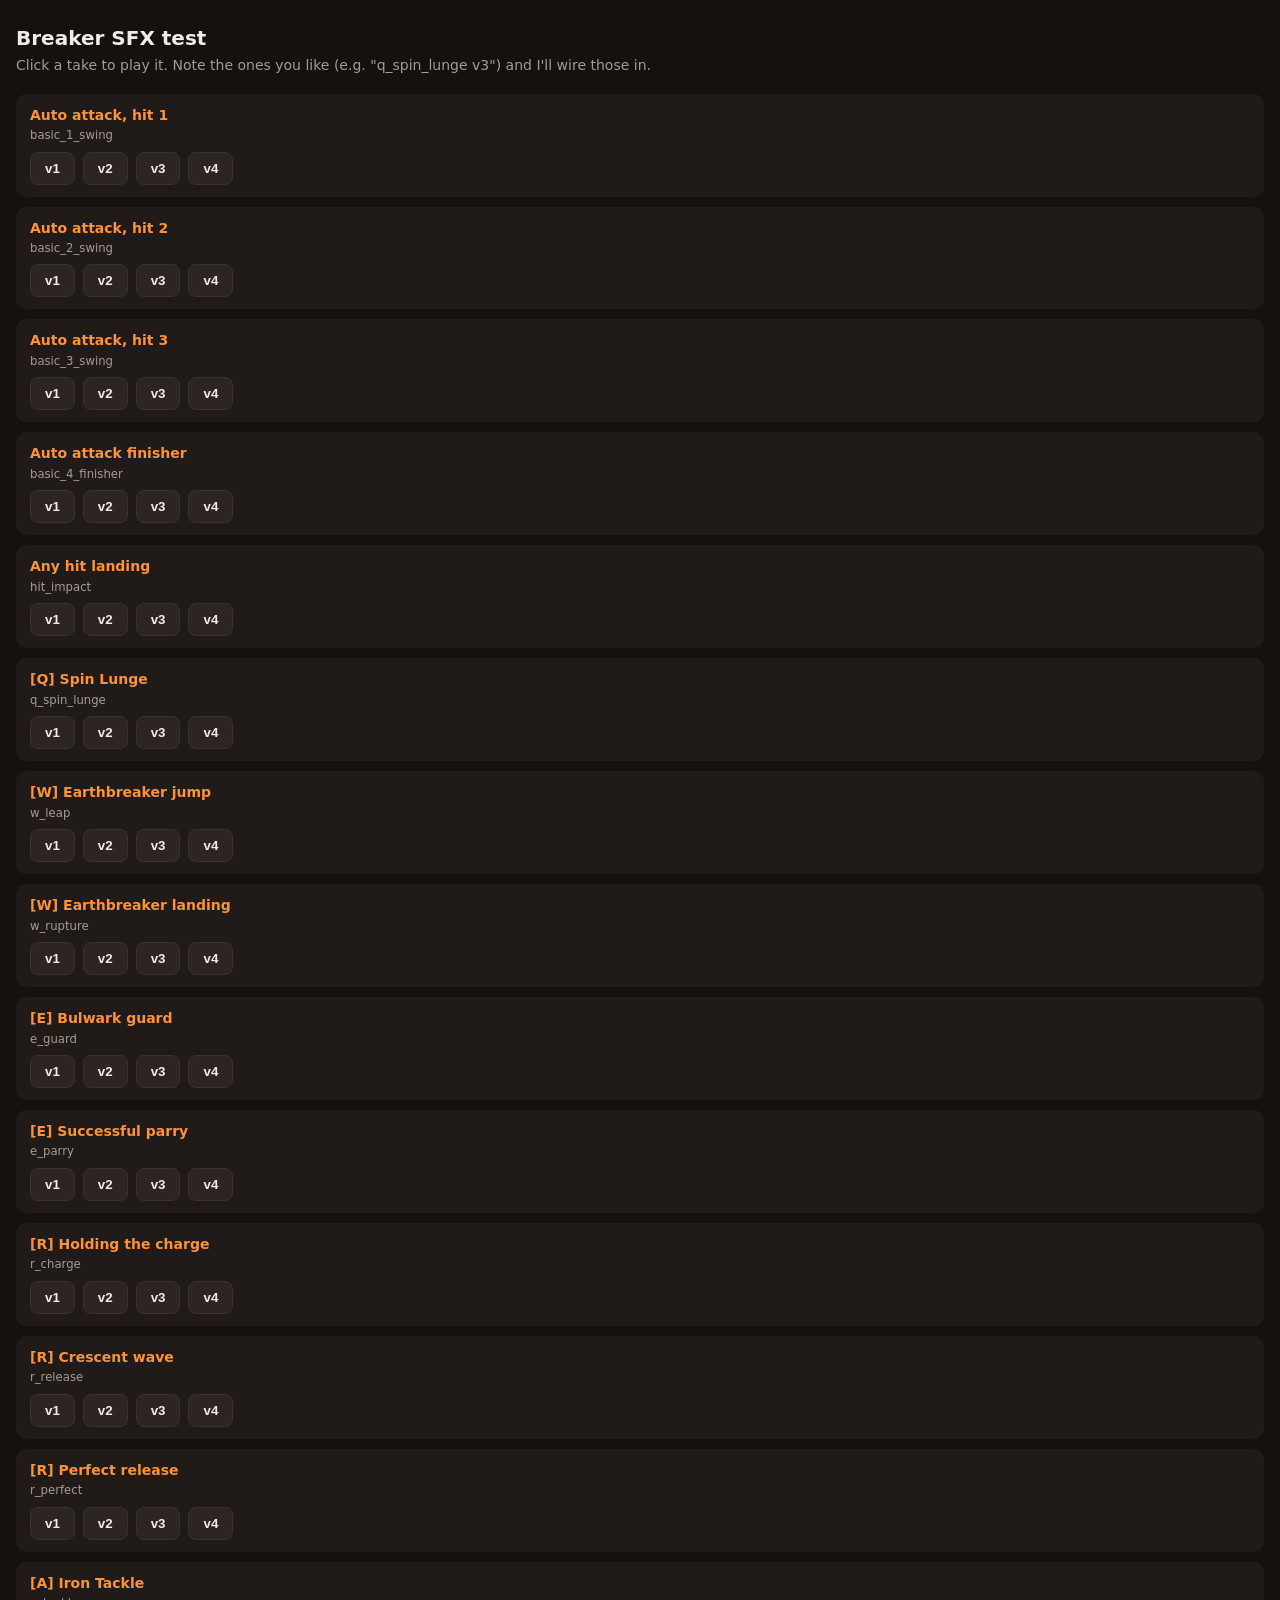
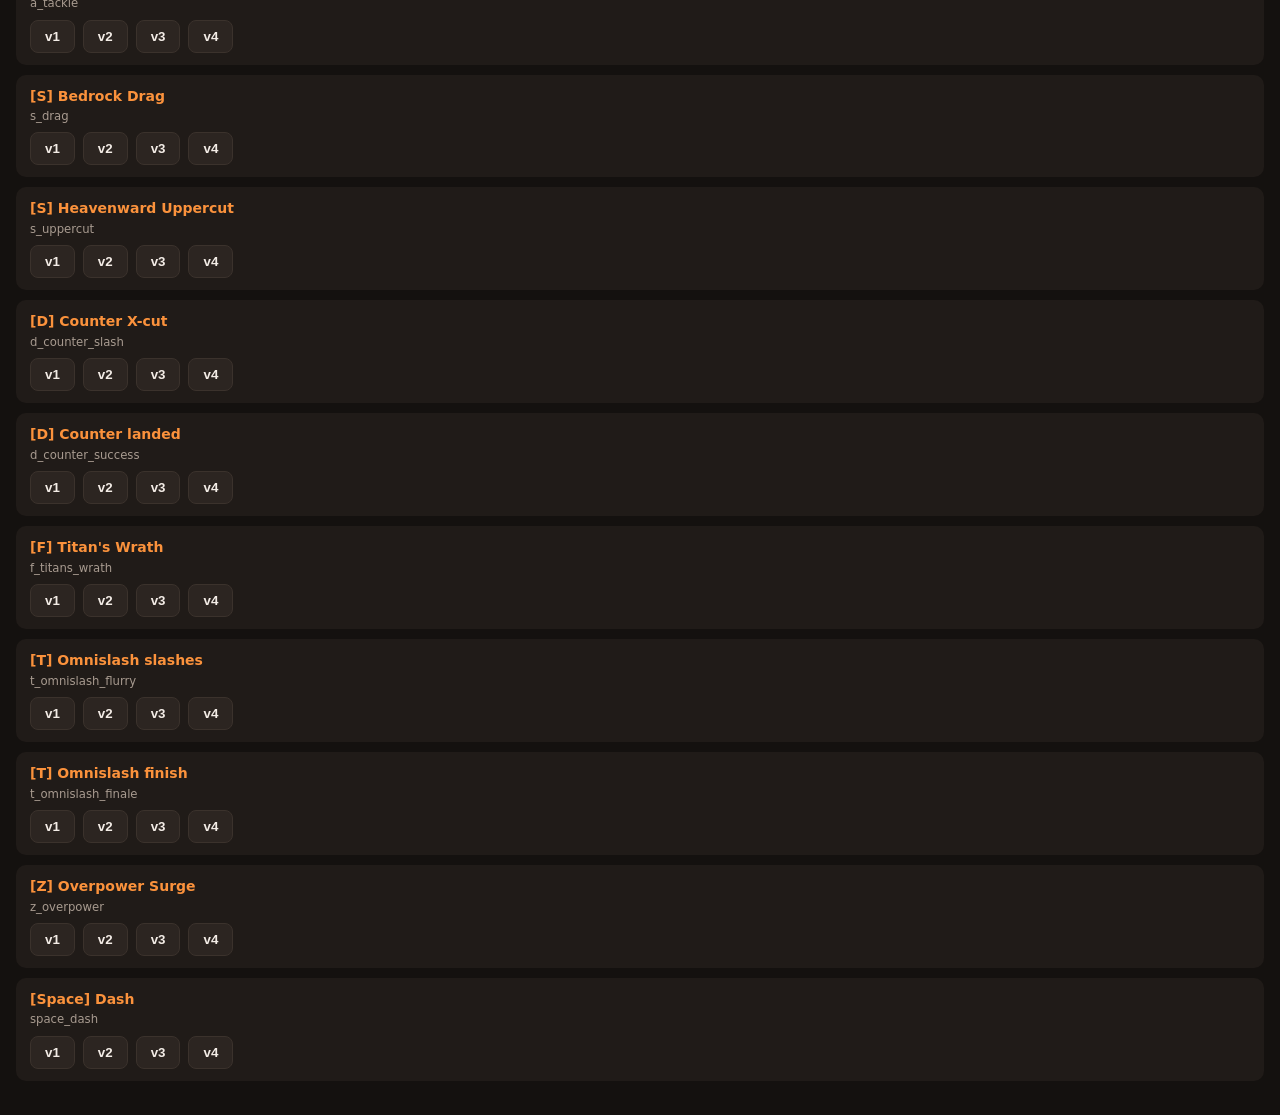
<file: game/sounds/break sfx test/_preview.html>
<!doctype html>
<html lang="en">
<head>
<meta charset="utf-8">
<meta name="viewport" content="width=device-width, initial-scale=1">
<title>Breaker SFX test</title>
<style>
  :root { --bg: #14110f; --card: #201b18; --ink: #f3ece6; --dim: #a89b90; --acc: #fb923c; }
  body { margin: 0; padding: 24px 16px; background: var(--bg); color: var(--ink); font: 14px/1.4 system-ui, sans-serif; }
  h1 { margin: 0 0 4px; font-size: 20px; }
  p { margin: 0 0 18px; color: var(--dim); }
  .row { background: var(--card); border-radius: 10px; padding: 12px 14px; margin-bottom: 10px; }
  .row b { color: var(--acc); }
  .row small { color: var(--dim); display: block; margin: 2px 0 8px; }
  .takes { display: flex; flex-wrap: wrap; gap: 8px; }
  button { background: #2c2521; color: var(--ink); border: 1px solid #3b322c; border-radius: 8px; padding: 8px 14px; cursor: pointer; font-weight: 600; }
  button:hover { border-color: var(--acc); }
  button.on { background: var(--acc); color: #1b0f06; }
</style>
</head>
<body>
<h1>Breaker SFX test</h1>
<p>Click a take to play it. Note the ones you like (e.g. "q_spin_lunge v3") and I'll wire those in.</p>
<div id="list"></div>
<script>
  const MOVES = [
    ['basic_1_swing', 'Auto attack, hit 1'], ['basic_2_swing', 'Auto attack, hit 2'], ['basic_3_swing', 'Auto attack, hit 3'],
    ['basic_4_finisher', 'Auto attack finisher'], ['hit_impact', 'Any hit landing'], ['q_spin_lunge', '[Q] Spin Lunge'],
    ['w_leap', '[W] Earthbreaker jump'], ['w_rupture', '[W] Earthbreaker landing'], ['e_guard', '[E] Bulwark guard'],
    ['e_parry', '[E] Successful parry'], ['r_charge', '[R] Holding the charge'], ['r_release', '[R] Crescent wave'],
    ['r_perfect', '[R] Perfect release'], ['a_tackle', '[A] Iron Tackle'], ['s_drag', '[S] Bedrock Drag'],
    ['s_uppercut', '[S] Heavenward Uppercut'], ['d_counter_slash', '[D] Counter X-cut'], ['d_counter_success', '[D] Counter landed'],
    ['f_titans_wrath', "[F] Titan's Wrath"], ['t_omnislash_flurry', '[T] Omnislash slashes'], ['t_omnislash_finale', '[T] Omnislash finish'],
    ['z_overpower', '[Z] Overpower Surge'], ['space_dash', '[Space] Dash']
  ];
  const list = document.getElementById('list');
  let cur = null, curBtn = null;
  for (const [file, label] of MOVES) {
    const row = document.createElement('div'); row.className = 'row';
    row.innerHTML = `<b>${label}</b><small>${file}</small><div class="takes"></div>`;
    const takes = row.querySelector('.takes');
    for (let v = 1; v <= 4; v++) {
      const b = document.createElement('button'); b.textContent = 'v' + v;
      b.onclick = () => {
        if (cur) { cur.pause(); curBtn.classList.remove('on'); }
        cur = new Audio(`${file}_v${v}.ogg`); curBtn = b; b.classList.add('on');
        cur.onended = () => b.classList.remove('on');
        cur.play();
      };
      takes.appendChild(b);
    }
    list.appendChild(row);
  }
</script>
</body>
</html>
</file>
<file: game/style.css>
/* =========================================================================
   STYLE.CSS — 2.5D Lost Ark / Warcraft III / Vindictus Raid & Hub UI
   ========================================================================= */

* {
  box-sizing: border-box;
  margin: 0;
  padding: 0;
  user-select: none;
}

body {
  background: #05070c;
  color: #e2e8f0;
  font-family: 'Segoe UI', system-ui, -apple-system, sans-serif;
  overflow: hidden;
  width: 100vw;
  height: 100vh;
}

#game-canvas {
  display: block;
  width: 100vw;
  height: 100vh;
  background: radial-gradient(circle at 50% 45%, #121624 0%, #070910 75%, #030407 100%);
  cursor: crosshair;
}

.hidden {
  display: none !important;
}

/* TOP QUICK NAV BAR (Essentials Only) */
#top-nav-bar {
  position: absolute;
  top: 12px;
  right: 16px;
  display: flex;
  align-items: center;
  justify-content: flex-end;
  z-index: 20;
  pointer-events: none;
}

.zone-banner {
  display: none;
}

.top-actions {
  display: flex;
  gap: 6px;
  pointer-events: auto;
}

.nav-btn {
  background: rgba(15, 23, 42, 0.85);
  border: 1px solid rgba(255, 255, 255, 0.16);
  color: #e2e8f0;
  font-size: 11px;
  font-weight: 700;
  padding: 6px 11px;
  border-radius: 8px;
  cursor: pointer;
  display: flex;
  align-items: center;
  gap: 5px;
  box-shadow: 0 6px 16px rgba(0, 0, 0, 0.55);
  transition: all 0.15s ease;
}

.nav-btn:hover {
  transform: translateY(-1px);
  border-color: #38bdf8;
  color: #ffffff;
}

.nav-btn.crimson {
  background: linear-gradient(180deg, #9f1239 0%, #4c0519 100%);
  border-color: #fda4af;
  color: #fff;
  box-shadow: 0 0 14px rgba(244, 63, 94, 0.4);
}

.nav-btn.amber {
  background: linear-gradient(180deg, #b45309 0%, #78350f 100%);
  border-color: #fcd34d;
  color: #fff;
}

/* COMPACT BOSS HEALTH BAR & STAGGER/FLINCH BARS */
#boss-hud {
  position: absolute;
  top: 12px;
  left: 50%;
  transform: translateX(-50%);
  width: 460px;
  z-index: 22;
  background: rgba(8, 10, 18, 0.84);
  border: 1px solid rgba(244, 63, 94, 0.32);
  border-radius: 10px;
  padding: 7px 13px;
  box-shadow: 0 10px 28px rgba(0, 0, 0, 0.75);
}

.boss-hdr-row {
  display: flex;
  justify-content: space-between;
  align-items: baseline;
  margin-bottom: 4px;
}

.boss-name {
  font-size: 12px;
  font-weight: 800;
  letter-spacing: 1.2px;
  text-transform: uppercase;
  color: #fda4af;
  text-shadow: 0 0 8px rgba(225, 29, 72, 0.5);
}

.boss-hdr-right {
  display: flex;
  align-items: center;
  gap: 10px;
}

.boss-enrage-timer {
  font-size: 11px;
  font-weight: 800;
  color: #cbd5e1;
  background: rgba(15, 23, 42, 0.85);
  border: 1px solid rgba(148, 163, 184, 0.35);
  border-radius: 4px;
  padding: 1px 7px;
  font-family: 'Consolas', monospace;
}

.boss-enrage-timer.enraged {
  color: #fda4af;
  border-color: #f43f5e;
  background: rgba(136, 19, 55, 0.55);
  box-shadow: 0 0 10px rgba(244, 63, 94, 0.6);
}

.boss-bar-x {
  font-size: 13.5px;
  font-weight: 900;
  color: #fde047;
  font-family: 'Consolas', monospace;
}

.boss-hp-track {
  width: 100%;
  height: 15px;
  background: #090d16;
  border: 1px solid #f43f5e;
  border-radius: 5px;
  overflow: hidden;
  position: relative;
}

#boss-hp-fill {
  height: 100%;
  width: 100%;
  background: linear-gradient(90deg, #881337 0%, #e11d48 65%, #fda4af 100%);
  transition: width 0.08s linear;
}

#boss-hp-text {
  position: absolute;
  inset: 0;
  display: flex;
  align-items: center;
  justify-content: center;
  font-size: 10px;
  font-weight: 800;
  color: #ffffff;
  text-shadow: 0 1px 3px #000;
}

.boss-sub-bars {
  display: flex;
  align-items: center;
  justify-content: space-between;
  margin-top: 5px;
  gap: 10px;
}

.bar-group {
  display: flex;
  align-items: center;
  gap: 5px;
  flex: 1;
}

.sub-bar-lbl {
  font-size: 8.5px;
  font-weight: 800;
  letter-spacing: 0.5px;
  color: #94a3b8;
  white-space: nowrap;
}

.stagger-wrap {
  flex: 1;
  height: 6px;
  background: #0f172a;
  border: 1px solid rgba(250, 204, 21, 0.45);
  border-radius: 3px;
  overflow: hidden;
}

#boss-stagger-fill {
  height: 100%;
  width: 0%;
  background: linear-gradient(90deg, #d97706, #facc15);
  transition: width 0.08s linear;
}

/* COMPACT MECHANIC BAR */
#mechanic-hud {
  position: absolute;
  top: 82px;
  left: 50%;
  transform: translateX(-50%);
  z-index: 25;
  display: flex;
  flex-direction: column;
  align-items: center;
}

.mech-bar-wrap {
  width: 390px;
  height: 18px;
  background: rgba(9, 11, 18, 0.92);
  border: 1px solid #f43f5e;
  border-radius: 9px;
  overflow: hidden;
  position: relative;
  box-shadow: 0 0 18px rgba(225, 29, 72, 0.45);
}

#mech-bar-fill {
  height: 100%;
  width: 0%;
  background: linear-gradient(90deg, #881337 0%, #e11d48 60%, #fda4af 100%);
}

.mech-bar-text {
  position: absolute;
  inset: 0;
  display: flex;
  align-items: center;
  justify-content: space-between;
  padding: 0 10px;
  font-size: 10px;
  font-weight: 800;
  color: #fff;
  text-shadow: 0 1px 3px #000;
}

/* LEFT PARTY FRAMES (ONLY SHOWN IN CO-OP / AI PARTY) */
#party-frames {
  position: absolute;
  top: 16px;
  left: 16px;
  z-index: 18;
  display: flex;
  flex-direction: column;
  gap: 6px;
  width: 185px;
}

.party-card {
  background: rgba(10, 14, 24, 0.82);
  border: 1px solid rgba(255, 255, 255, 0.12);
  border-radius: 8px;
  padding: 6px 9px;
}

.party-card.dead {
  border-color: #ef4444;
  opacity: 0.7;
}

.party-row {
  display: flex;
  justify-content: space-between;
  align-items: center;
  font-size: 10.5px;
  font-weight: 700;
  margin-bottom: 4px;
}

.party-tag {
  font-size: 8.5px;
  padding: 1px 5px;
  border-radius: 4px;
  background: rgba(56, 189, 248, 0.2);
  color: #7dd3fc;
}

.party-hp-wrap {
  width: 100%;
  height: 5px;
  background: #090d16;
  border-radius: 3px;
  overflow: hidden;
}

.party-hp-fill {
  height: 100%;
  transition: width 0.1s linear;
}

/* COMPACT BOTTOM ACTION BAR */
#bottom-action-hud {
  position: absolute;
  bottom: 14px;
  left: 50%;
  transform: translateX(-50%);
  z-index: 22;
  background: rgba(9, 12, 20, 0.86);
  border: 1px solid rgba(255, 255, 255, 0.14);
  border-radius: 12px;
  padding: 8px 12px;
  display: flex;
  flex-direction: column;
  gap: 6px;
  box-shadow: 0 12px 32px rgba(0, 0, 0, 0.8);
}

.resource-bars-row {
  display: flex;
  gap: 8px;
  align-items: center;
}

.res-track {
  flex: 1;
  height: 14px;
  background: #090d16;
  border: 1px solid rgba(255, 255, 255, 0.18);
  border-radius: 6px;
  overflow: hidden;
  position: relative;
}

.res-fill {
  height: 100%;
  width: 100%;
  transition: width 0.08s linear;
}

.res-fill.hp {
  background: linear-gradient(90deg, #15803d, #22c55e);
}

.res-text {
  position: absolute;
  inset: 0;
  display: flex;
  align-items: center;
  justify-content: center;
  font-size: 9.5px;
  font-weight: 800;
  color: #fff;
  text-shadow: 0 1px 3px #000;
}

.skill-bar-row {
  display: flex;
  align-items: center;
  justify-content: center;
  gap: 6px;
}

.skill-slot {
  width: 50px;
  height: 48px;
  background: linear-gradient(180deg, #161e2e 0%, #0b0f19 100%);
  border: 1.5px solid rgba(148, 163, 184, 0.32);
  border-radius: 9px;
  position: relative;
  cursor: pointer;
  display: flex;
  flex-direction: column;
  align-items: center;
  justify-content: center;
  transition: all 0.12s ease;
}

.skill-slot:hover {
  border-color: #38bdf8;
  transform: translateY(-2px);
}

.skill-slot.primed-glow {
  border-color: #facc15;
  box-shadow: 0 0 16px rgba(250, 204, 21, 0.85);
}

.skill-slot.counter-ready-glow {
  border-color: #38bdf8;
  box-shadow: 0 0 18px rgba(56, 189, 248, 0.95);
}

.skill-slot.identity {
  border-color: #f59e0b;
  background: linear-gradient(180deg, #451a03 0%, #1c0a00 100%);
}

.skill-slot.ultimate {
  border-color: #f43f5e;
  background: linear-gradient(180deg, #4c0519 0%, #1f030d 100%);
  box-shadow: 0 0 12px rgba(244, 63, 94, 0.35);
}

.skill-key {
  position: absolute;
  top: 2px;
  left: 5px;
  font-size: 9px;
  font-weight: 900;
  color: #fde047;
}

.skill-icon {
  font-size: 16px;
  margin-top: 3px;
}

.skill-name {
  font-size: 8px;
  font-weight: 700;
  color: #cbd5e1;
  margin-top: 1px;
  text-align: center;
}

.cd-overlay {
  position: absolute;
  inset: 0;
  background: rgba(5, 8, 16, 0.86);
  border-radius: 8px;
  display: none;
  align-items: center;
  justify-content: center;
  font-size: 13px;
  font-weight: 900;
  color: #38bdf8;
}

/* MODALS (VINDICTUS FORGE, CO-OP LOBBY, VICTORY LOOT) */
.modal-window {
  position: absolute;
  top: 50%;
  left: 50%;
  transform: translate(-50%, -50%);
  z-index: 40;
  width: 680px;
  max-height: 85vh;
  overflow-y: auto;
  background: rgba(10, 13, 22, 0.96);
  border: 1.5px solid rgba(251, 146, 60, 0.45);
  border-radius: 16px;
  padding: 20px 24px;
  box-shadow: 0 24px 64px rgba(0, 0, 0, 0.92);
}

.modal-hdr {
  display: flex;
  justify-content: space-between;
  align-items: center;
  border-bottom: 1px solid rgba(255, 255, 255, 0.12);
  padding-bottom: 10px;
  margin-bottom: 12px;
}

.modal-hdr h2 {
  font-size: 17px;
  font-weight: 800;
  letter-spacing: 1px;
  color: #fde047;
  text-transform: uppercase;
}

.close-btn {
  background: #1e293b;
  border: 1px solid #475569;
  color: #fff;
  padding: 4px 10px;
  border-radius: 6px;
  cursor: pointer;
  font-weight: 700;
}

#forge-materials-bar {
  display: flex;
  flex-wrap: wrap;
  gap: 6px;
  margin-bottom: 12px;
}

.mat-pill {
  background: #0f172a;
  border: 1px solid rgba(255, 255, 255, 0.14);
  padding: 4px 9px;
  border-radius: 6px;
  font-size: 11px;
  color: #cbd5e1;
}

.mat-pill.gold {
  border-color: #eab308;
  color: #fde047;
  font-weight: 700;
}

#forge-feedback-banner {
  background: rgba(15, 23, 42, 0.9);
  border: 1px solid #475569;
  padding: 8px 12px;
  border-radius: 8px;
  font-size: 12px;
  font-weight: 700;
  margin-bottom: 12px;
  color: #fde047;
}

.equipped-box {
  background: linear-gradient(135deg, #161f33 0%, #0c101d 100%);
  border: 1px solid #38bdf8;
  border-radius: 10px;
  padding: 12px 14px;
  margin-bottom: 14px;
}

.eq-title {
  font-size: 15px;
  font-weight: 800;
  color: #ffffff;
}

.eq-sub {
  font-size: 11.5px;
  color: #94a3b8;
  margin-top: 3px;
}

.forge-action-btn {
  background: linear-gradient(180deg, #d97706 0%, #92400e 100%);
  border: 1px solid #fde047;
  color: #ffffff;
  font-size: 12px;
  font-weight: 800;
  padding: 7px 14px;
  border-radius: 8px;
  cursor: pointer;
}

.forge-action-btn.disabled {
  opacity: 0.45;
  cursor: not-allowed;
}

.section-label {
  font-size: 11.5px;
  font-weight: 800;
  letter-spacing: 1px;
  text-transform: uppercase;
  color: #94a3b8;
  margin: 12px 0 6px;
}

.recipe-card {
  background: #0d121f;
  border: 1px solid rgba(255, 255, 255, 0.12);
  border-radius: 9px;
  padding: 10px 12px;
  margin-bottom: 8px;
}

.recipe-hdr {
  display: flex;
  justify-content: space-between;
  align-items: center;
}

.recipe-name {
  font-size: 13px;
  font-weight: 800;
  color: #f8fafc;
}

.recipe-tier {
  font-size: 10.5px;
  color: #fda4af;
}

.recipe-desc {
  font-size: 11px;
  color: #94a3b8;
  margin-top: 4px;
}

.recipe-reqs {
  display: flex;
  flex-wrap: wrap;
  gap: 6px;
  margin-top: 7px;
}

.req-tag {
  font-size: 10px;
  padding: 2px 7px;
  border-radius: 4px;
  font-weight: 700;
}

.req-tag.ok {
  background: rgba(34, 197, 94, 0.18);
  color: #4ade80;
  border: 1px solid rgba(34, 197, 94, 0.4);
}

.req-tag.missing {
  background: rgba(244, 63, 94, 0.18);
  color: #fda4af;
  border: 1px solid rgba(244, 63, 94, 0.4);
}

.forge-craft-btn {
  background: linear-gradient(180deg, #0284c7 0%, #0369a1 100%);
  border: 1px solid #7dd3fc;
  color: #fff;
  font-size: 11px;
  font-weight: 800;
  padding: 6px 12px;
  border-radius: 7px;
  cursor: pointer;
}

.forge-craft-btn.disabled {
  opacity: 0.45;
}

.inv-chip {
  display: flex;
  justify-content: space-between;
  background: #111827;
  border: 1px solid #334155;
  padding: 6px 10px;
  border-radius: 6px;
  font-size: 11.5px;
  margin-bottom: 5px;
  cursor: pointer;
}

.inv-chip.equipped {
  border-color: #22c55e;
  color: #4ade80;
}

.loot-grid {
  display: grid;
  grid-template-columns: 1fr 1fr;
  gap: 8px;
  margin: 14px 0;
}

.loot-item {
  background: #0f172a;
  border: 1px solid rgba(250, 204, 21, 0.35);
  padding: 9px 12px;
  border-radius: 8px;
  font-size: 12.5px;
  font-weight: 700;
}

.coop-row {
  display: flex;
  gap: 8px;
  align-items: center;
  margin: 10px 0;
}

.coop-input {
  background: #090d16;
  border: 1px solid #475569;
  color: #fff;
  padding: 7px 11px;
  border-radius: 7px;
  font-size: 12px;
}


/* =========================================================================
   CLASS-DRIVEN SKILL HUD (hud_skills.js): QWER over ASDF, T at the side, class identity widget above, tooltips
   ========================================================================= */
#bottom-action-hud { min-width: 420px; align-items: stretch; }
#bottom-action-hud .skill-layout { display: flex; gap: 12px; align-items: center; justify-content: center; }
#bottom-action-hud .skill-grid { display: flex; flex-direction: column; gap: 6px; }
#bottom-action-hud .skill-side { display: flex; flex-direction: column; gap: 6px; align-items: center; }
.skill-slot.ultimate { width: 66px; height: 64px; }
.skill-slot.ultimate .skill-icon { font-size: 22px; }
.skill-slot.small { width: 50px; height: 34px; }
.skill-slot.small .skill-icon { font-size: 13px; margin-top: 1px; }
.skill-slot.small .skill-name { display: none; }
.skill-slot.no-hammer { filter: grayscale(0.9) brightness(0.65); }
.skill-slot.no-hammer:hover { filter: grayscale(0.6) brightness(0.8); }

.identity-zone { display: flex; align-items: center; gap: 10px; padding-bottom: 4px; border-bottom: 1px solid rgba(255,255,255,0.08); }
.identity-zone .skill-slot.identity { width: 54px; height: 54px; flex: 0 0 auto; }
.identity-zone .momentum-wrap { flex: 1; min-width: 0; }

.hammer-zone .momentum-title { display: flex; justify-content: space-between; align-items: baseline; font-size: 9px; font-weight: 900; letter-spacing: 1.5px; color: #fb7185; margin-bottom: 3px; }
.hammer-zone .momentum-title span:last-child { font-weight: 700; letter-spacing: 0; color: #94a3b8; font-size: 9px; transition: color 0.2s; }
.hammer-zone .momentum-title span.flash { color: #fde047; }
.momentum-pips { display: flex; gap: 5px; }
.mom-pip { flex: 1; height: 13px; border: 1.5px solid rgba(251,113,133,0.45); border-radius: 4px; background: #14070b; overflow: hidden; transform: skewX(-14deg); }
.mom-fill { height: 100%; width: 0%; background: linear-gradient(90deg, #9f1239, #fb7185); transition: width 0.12s linear; }
.mom-fill.full { background: linear-gradient(90deg, #ef4444, #fde047); box-shadow: 0 0 10px rgba(253,224,71,0.8); }
.momentum-status { font-size: 9.5px; font-weight: 700; color: #cbd5e1; margin-top: 3px; text-align: center; min-height: 12px; }

.broken-wrap { flex: 0 0 auto; text-align: center; padding: 3px 8px; border: 1px solid rgba(239,68,68,0.35); border-radius: 8px; background: rgba(60,8,16,0.55); cursor: help; }
.broken-title { font-size: 9px; font-weight: 900; letter-spacing: 1.5px; color: #f87171; }
.broken-pips { display: flex; gap: 4px; justify-content: center; margin: 3px 0; }
.broken-pips span { width: 12px; height: 12px; border-radius: 50%; border: 1.5px solid rgba(248,113,113,0.5); background: #1b0508; transition: all 0.12s; }
.broken-pips span.on { background: radial-gradient(circle, #fecaca, #ef4444 60%, #7f1d1d); box-shadow: 0 0 8px rgba(239,68,68,0.9); border-color: #fecaca; }
.broken-time { font-size: 9.5px; font-weight: 800; color: #fca5a5; }

#skill-tooltip {
  position: fixed; z-index: 60; width: 270px; pointer-events: none;
  background: rgba(8,11,20,0.97); border: 1.5px solid rgba(125,211,252,0.5); border-radius: 10px;
  padding: 10px 12px; box-shadow: 0 14px 36px rgba(0,0,0,0.85);
  opacity: 0; transform: translateY(4px); transition: opacity 0.1s, transform 0.1s;
}
#skill-tooltip.show { opacity: 1; transform: translateY(0); }
.tt-head { display: flex; align-items: center; gap: 8px; margin-bottom: 6px; }
.tt-key { font-size: 10px; font-weight: 900; color: #0b0f19; background: #fde047; border-radius: 4px; padding: 1px 6px; }
.tt-name { font-size: 13px; font-weight: 800; color: #f1f5f9; }
.tt-desc { font-size: 11.5px; line-height: 1.45; color: #cbd5e1; margin-bottom: 8px; }
.tt-tags { display: flex; flex-wrap: wrap; gap: 5px; }
.tt-tag { font-size: 10px; font-weight: 800; padding: 2px 7px; border-radius: 999px; border: 1px solid rgba(148,163,184,0.35); color: #e2e8f0; background: rgba(30,41,59,0.8); }
.tt-tag i { font-style: normal; font-weight: 600; color: #94a3b8; margin-right: 4px; }
.tt-tag.stag-low { border-color: #4ade80; color: #bbf7d0; }
.tt-tag.stag-medium { border-color: #facc15; color: #fef08a; }
.tt-tag.stag-high { border-color: #f87171; color: #fecaca; }
.tt-tag.yes { border-color: #38bdf8; color: #bae6fd; }
.tt-tag.yes.counter { border-color: #7dd3fc; color: #e0f2fe; background: rgba(2,132,199,0.3); }
.tt-tag.no { opacity: 0.6; }
.tt-cd { margin-top: 7px; font-size: 10px; color: #94a3b8; }

body.karok-active #bottom-action-hud { opacity: 0.12; pointer-events: none; transition: opacity 0.2s; }
#bottom-action-hud { transition: opacity 0.2s; }
body.final-clash-active #bottom-action-hud { opacity: 0; pointer-events: none; }


.fracture-wrap { border-color: rgba(245,158,11,0.4); background: rgba(50,30,4,0.55); }
.fracture-wrap .broken-title { color: #fbbf24; }
.fracture-wrap .broken-pips span.on { background: radial-gradient(circle, #fef3c7, #f59e0b 60%, #78350f); box-shadow: 0 0 8px rgba(245,158,11,0.9); border-color: #fef3c7; }


/* the ability names under the icons are gone: the name lives in the tooltip */
.skill-slot .skill-name { display: none !important; }
</file>
<file: game/ui_menus.css>
/* =========================================================================
   UI_MENUS.CSS — top bar, hub hint, forge, co-op lobby, practice menu, character select.
   Loaded after style.css, so it refines the older rules instead of fighting them.
   ========================================================================= */

:root {
  --panel: rgba(10, 13, 24, 0.94);
  --panel-2: rgba(18, 24, 40, 0.9);
  --line: rgba(148, 163, 184, 0.16);
  --line-strong: rgba(148, 163, 184, 0.32);
  --text: #e2e8f0;
  --muted: #94a3b8;
  --gold: #fde047;
  --amber: #f59e0b;
  --crimson: #f43f5e;
  --sky: #38bdf8;
  --good: #4ade80;
}

kbd {
  display: inline-block;
  min-width: 17px;
  padding: 0 5px;
  font: 800 10px/16px 'Segoe UI', system-ui, sans-serif;
  text-align: center;
  color: #0b0f19;
  background: #cbd5e1;
  border-radius: 4px;
  box-shadow: 0 1px 0 rgba(0, 0, 0, 0.5);
}

/* ---------------------------------------------------------------- top bar */
.top-actions { gap: 10px; align-items: center; }
.nav-group {
  display: flex;
  gap: 4px;
  padding: 4px;
  background: rgba(8, 11, 20, 0.74);
  border: 1px solid var(--line);
  border-radius: 12px;
  backdrop-filter: blur(6px);
  box-shadow: 0 8px 22px rgba(0, 0, 0, 0.45);
}
.nav-group .nav-btn {
  box-shadow: none;
  border-color: transparent;
  background: rgba(255, 255, 255, 0.05);
  border-radius: 8px;
  padding: 7px 11px;
  font-size: 11.5px;
  white-space: nowrap;
}
.nav-group .nav-btn:hover { background: rgba(255, 255, 255, 0.11); border-color: var(--line-strong); }
.nav-group .nav-btn.amber { background: linear-gradient(180deg, rgba(180, 83, 9, 0.85), rgba(120, 53, 15, 0.85)); }
.nav-group .nav-btn.crimson { background: linear-gradient(180deg, #be123c, #7f1030); box-shadow: 0 0 14px rgba(244, 63, 94, 0.35); }
.nav-btn kbd { margin-left: 2px; opacity: 0.85; }
body.in-raid .hub-only { display: none !important; }

#hub-hint {
  position: absolute;
  left: 16px;
  bottom: 14px;
  z-index: 15;
  display: flex;
  flex-direction: column;
  gap: 5px;
  padding: 8px 11px;
  font-size: 11px;
  font-weight: 600;
  color: var(--muted);
  background: rgba(8, 11, 20, 0.6);
  border: 1px solid var(--line);
  border-radius: 10px;
  pointer-events: none;
}
#hub-hint kbd { margin-right: 4px; }
body.in-raid #hub-hint, body.cs-open #hub-hint { display: none; }

/* ----------------------------------------------------------------- modals */
.modal-window {
  width: min(720px, 94vw);
  background: linear-gradient(180deg, rgba(16, 21, 36, 0.97), rgba(8, 11, 20, 0.98));
  border: 1px solid rgba(251, 146, 60, 0.4);
  border-radius: 18px;
  padding: 18px 22px 22px;
  box-shadow: 0 30px 80px rgba(0, 0, 0, 0.9), 0 0 0 1px rgba(255, 255, 255, 0.03) inset;
  scrollbar-width: thin;
  scrollbar-color: #334155 transparent;
}
.modal-hdr { gap: 16px; padding-bottom: 12px; margin-bottom: 12px; }
.modal-hdr h2 { font-size: 17px; letter-spacing: 0.6px; text-transform: none; color: #f8fafc; }
.hdr-title { display: flex; align-items: center; gap: 12px; min-width: 0; }
.hdr-icon {
  width: 42px; height: 42px; flex: 0 0 auto;
  display: grid; place-items: center;
  font-size: 22px;
  background: linear-gradient(180deg, rgba(251, 146, 60, 0.22), rgba(251, 146, 60, 0.06));
  border: 1px solid rgba(251, 146, 60, 0.45);
  border-radius: 12px;
}
.hdr-sub { font-size: 11.5px; color: var(--muted); margin-top: 2px; }
.close-btn {
  margin-left: auto; width: 32px; height: 32px; padding: 0; flex: 0 0 auto;
  display: grid; place-items: center;
  background: rgba(255, 255, 255, 0.05); border: 1px solid var(--line-strong); border-radius: 9px;
  color: #cbd5e1; font-size: 14px; transition: all 0.12s;
}
.close-btn:hover { background: rgba(244, 63, 94, 0.2); border-color: var(--crimson); color: #fff; }
.modal-hdr #forge-materials-bar + .close-btn { margin-left: 0; }

.section-label {
  display: flex; align-items: baseline; gap: 8px;
  font-size: 10.5px; font-weight: 800; letter-spacing: 1.4px; text-transform: uppercase;
  color: var(--muted); margin: 14px 0 8px;
}
.section-label small { font-weight: 600; letter-spacing: 0; text-transform: none; opacity: 0.7; }

/* ------------------------------------------------------------------ forge */
.forge-window { width: min(1040px, 95vw); max-height: 90vh; }
#forge-materials-bar { display: flex; flex-wrap: wrap; gap: 6px; justify-content: flex-end; margin: 0 0 0 auto; }
.cur {
  display: flex; align-items: center; gap: 6px;
  padding: 5px 10px;
  background: rgba(255, 255, 255, 0.045);
  border: 1px solid var(--line);
  border-radius: 999px;
  font-size: 12px; color: #cbd5e1;
}
.cur b { font-weight: 800; color: #f1f5f9; font-variant-numeric: tabular-nums; }
.cur.gold { border-color: rgba(234, 179, 8, 0.55); background: rgba(234, 179, 8, 0.09); }
.cur.gold b { color: var(--gold); }

#forge-feedback-banner {
  font-size: 12.5px; font-weight: 600; line-height: 1.45;
  padding: 9px 14px; margin-bottom: 4px;
  background: rgba(251, 146, 60, 0.07);
  border: 1px solid rgba(251, 146, 60, 0.3);
  border-left-width: 3px;
  border-radius: 10px;
  color: #fde68a;
}

.forge-body { display: grid; grid-template-columns: 318px 1fr; gap: 20px; align-items: start; }
.forge-side, .forge-main { min-width: 0; }

.equipped-box {
  background: var(--panel-2); border: 1px solid var(--line); border-radius: 14px;
  padding: 14px; margin: 0;
}
.eq-weapon { display: flex; gap: 11px; align-items: center; }
.eq-icon {
  width: 46px; height: 46px; flex: 0 0 auto; display: grid; place-items: center; font-size: 24px;
  background: rgba(56, 189, 248, 0.1); border: 1px solid rgba(56, 189, 248, 0.45); border-radius: 12px;
}
.eq-title { font-size: 14px; font-weight: 800; color: #fff; line-height: 1.25; }
.eq-tier { font-size: 10.5px; margin-top: 3px; }
.stat-grid { display: grid; grid-template-columns: repeat(4, 1fr); gap: 6px; margin: 12px 0 10px; }
.stat { padding: 6px 4px; text-align: center; background: rgba(0, 0, 0, 0.28); border: 1px solid var(--line); border-radius: 9px; }
.stat i { display: block; font-style: normal; font-size: 9px; font-weight: 800; letter-spacing: 1px; color: var(--muted); }
.stat b { font-size: 14px; color: var(--good); font-variant-numeric: tabular-nums; }
.eq-armor { font-size: 11.5px; color: #cbd5e1; padding: 7px 10px; background: rgba(0, 0, 0, 0.22); border-radius: 8px; }

.redeem-card { margin-top: 12px; padding: 11px 12px; background: rgba(56, 189, 248, 0.06); border: 1px solid rgba(56, 189, 248, 0.28); border-radius: 12px; }
.redeem-top { display: flex; justify-content: space-between; font-size: 11.5px; font-weight: 800; color: #bae6fd; margin-bottom: 6px; }
.redeem-bar { height: 7px; background: rgba(0, 0, 0, 0.45); border-radius: 4px; overflow: hidden; margin-bottom: 9px; }
.redeem-bar div { height: 100%; background: linear-gradient(90deg, #0284c7, #7dd3fc); border-radius: 4px; transition: width 0.25s; }
.redeem-card .forge-action-btn { width: 100%; }
.redeem-note { font-size: 10px; color: var(--muted); margin-top: 7px; line-height: 1.4; }

.forge-action-btn {
  background: linear-gradient(180deg, #d97706, #92400e); border: 1px solid #fcd34d; color: #fff;
  font-size: 12px; font-weight: 800; padding: 8px 12px; border-radius: 9px; cursor: pointer; transition: filter 0.12s, transform 0.12s;
}
.forge-action-btn:not(.disabled):hover { filter: brightness(1.15); transform: translateY(-1px); }
.forge-action-btn.disabled { opacity: 0.4; cursor: not-allowed; filter: grayscale(0.5); }

#forge-inventory-list { display: flex; flex-direction: column; gap: 6px; max-height: 250px; overflow-y: auto; padding-right: 2px; scrollbar-width: thin; scrollbar-color: #334155 transparent; }
.inv-chip {
  display: flex; align-items: center; gap: 10px; margin: 0;
  padding: 8px 10px; background: var(--panel-2); border: 1px solid var(--line); border-radius: 10px;
  cursor: pointer; transition: all 0.12s;
}
.inv-chip:hover { border-color: var(--line-strong); background: rgba(30, 41, 59, 0.9); }
.inv-chip.equipped { border-color: rgba(74, 222, 128, 0.6); background: rgba(34, 197, 94, 0.08); color: inherit; }
.inv-ico { font-size: 16px; }
.inv-txt { flex: 1; min-width: 0; display: flex; flex-direction: column; }
.inv-txt b { font-size: 12px; color: #f1f5f9; white-space: nowrap; overflow: hidden; text-overflow: ellipsis; }
.inv-txt small { font-size: 10px; }
.inv-chip em { font-style: normal; font-size: 10px; font-weight: 800; letter-spacing: 0.6px; text-transform: uppercase; color: var(--muted); }
.inv-chip.equipped em { color: var(--good); }

.recipe-grid { display: grid; grid-template-columns: repeat(2, minmax(0, 1fr)); gap: 12px; }
.recipe-card {
  display: flex; flex-direction: column; gap: 9px;
  padding: 13px 14px 14px; margin: 0;
  background: linear-gradient(180deg, rgba(24, 31, 50, 0.95), rgba(13, 18, 31, 0.95));
  border: 1px solid var(--line); border-top: 3px solid #64748b; border-radius: 14px;
}
.recipe-card.t2 { border-top-color: #fb7185; }
.recipe-card.t3 { border-top-color: #c084fc; }
.recipe-card.t4 { border-top-color: #f5c542; }
.recipe-top { display: flex; gap: 10px; align-items: center; }
.recipe-icon { width: 38px; height: 38px; flex: 0 0 auto; display: grid; place-items: center; font-size: 20px; background: rgba(255, 255, 255, 0.05); border: 1px solid var(--line); border-radius: 10px; }
.recipe-titles { flex: 1; min-width: 0; }
.recipe-name { font-size: 13.5px; font-weight: 800; color: #f8fafc; line-height: 1.25; }
.recipe-tier, .eq-tier, .inv-txt small.t1, .inv-txt small.t2, .inv-txt small.t3, .inv-txt small.t4 { font-size: 10.5px; font-weight: 700; }
.t1 { color: #94a3b8; } .t2 { color: #fda4af; } .t3 { color: #d8b4fe; } .t4 { color: #fde68a; }
.owned-badge { font-size: 9.5px; font-weight: 800; padding: 2px 7px; color: var(--good); border: 1px solid rgba(74, 222, 128, 0.5); border-radius: 999px; white-space: nowrap; }
.recipe-stats { display: flex; flex-wrap: wrap; gap: 5px; }
.recipe-stats span { font-size: 10.5px; font-weight: 800; padding: 2px 8px; color: #bbf7d0; background: rgba(34, 197, 94, 0.1); border: 1px solid rgba(34, 197, 94, 0.3); border-radius: 6px; }
.recipe-desc { font-size: 11.2px; line-height: 1.5; color: var(--muted); margin: 0; display: -webkit-box; -webkit-line-clamp: 3; -webkit-box-orient: vertical; overflow: hidden; }
.recipe-reqs { display: flex; flex-wrap: wrap; gap: 5px; margin: 0; margin-top: auto; }
.req-tag { font-size: 10.5px; padding: 3px 8px; border-radius: 6px; font-weight: 800; font-variant-numeric: tabular-nums; }

.forge-craft-btn {
  display: inline-flex; align-items: center; justify-content: center; gap: 8px;
  background: linear-gradient(180deg, #0ea5e9, #0369a1); border: 1px solid #7dd3fc; color: #fff;
  font-size: 12px; font-weight: 800; padding: 8px 14px; border-radius: 9px; cursor: pointer; transition: filter 0.12s, transform 0.12s;
}
.forge-craft-btn:not(.disabled):hover { filter: brightness(1.15); transform: translateY(-1px); }
.forge-craft-btn.disabled { opacity: 0.4; cursor: not-allowed; filter: grayscale(0.6); }
.recipe-card .forge-craft-btn { width: 100%; }
.cost { padding: 1px 7px; border-radius: 999px; background: rgba(0, 0, 0, 0.3); font-variant-numeric: tabular-nums; }
.cost.short { color: #fda4af; }

/* ----------------------------------------------------------------- co-op */
.coop-window { width: min(520px, 94vw); }
.coop-card { padding: 12px; background: var(--panel-2); border: 1px solid var(--line); border-radius: 14px; }
.coop-row { display: flex; gap: 8px; align-items: center; margin: 8px 0; }
.coop-card .coop-row:first-child { margin-top: 0; }
.coop-row .coop-input { flex: 1; min-width: 0; }
.coop-input { padding: 9px 12px; background: #080b14; border: 1px solid var(--line-strong); border-radius: 9px; color: #fff; font-size: 12.5px; user-select: text; }
.coop-input:focus { outline: none; border-color: var(--sky); box-shadow: 0 0 0 3px rgba(56, 189, 248, 0.18); }
#coop-status { margin-top: 8px; font-size: 11.5px; font-weight: 700; color: var(--gold); min-height: 16px; }
.coop-row.seg .nav-btn { flex: 1; justify-content: center; }
.coop-window .nav-btn, .dev-window .nav-btn { padding: 8px 12px; }

/* --------------------------------------------------------- practice rooms */
.dev-window { width: min(480px, 94vw); border-color: rgba(192, 132, 252, 0.4); }
.dev-window .hdr-icon { background: rgba(192, 132, 252, 0.12); border-color: rgba(192, 132, 252, 0.5); }
.dev-list { display: flex; flex-direction: column; gap: 8px; }
.dev-row {
  display: flex; flex-direction: column; align-items: flex-start; gap: 3px; text-align: left;
  padding: 11px 14px; background: var(--panel-2); border: 1px solid var(--line); border-radius: 12px; color: var(--text); cursor: pointer; transition: all 0.12s;
}
.dev-row:hover { border-color: #c084fc; background: rgba(88, 28, 135, 0.2); transform: translateY(-1px); }
.dev-row b { font-size: 13px; }
.dev-row span { font-size: 11px; color: var(--muted); }
.dev-note { margin-top: 12px; font-size: 10.5px; color: var(--muted); }

/* -------------------------------------------------------- character select */
#char-select {
  position: fixed; inset: 0; z-index: 80;
  display: flex; flex-direction: column; align-items: center; justify-content: space-between;
  padding: 26px 40px 30px;
  background:
    radial-gradient(ellipse 34% 52% at 50% 56%, rgba(5, 7, 12, 0) 0%, rgba(5, 7, 12, 0) 55%, rgba(4, 5, 10, 0.55) 100%),
    linear-gradient(90deg, rgba(3, 4, 9, 0.88) 0%, rgba(3, 4, 9, 0.38) 30%, rgba(3, 4, 9, 0.38) 70%, rgba(3, 4, 9, 0.88) 100%);
  animation: cs-in 0.45s ease-out;
}
@keyframes cs-in { from { opacity: 0; } to { opacity: 1; } }
.cs-title { text-align: center; pointer-events: none; }
.cs-logo { font-size: 30px; font-weight: 900; letter-spacing: 8px; color: #f8fafc; text-shadow: 0 0 26px rgba(244, 63, 94, 0.55), 0 2px 0 #000; }
.cs-sub { margin-top: 4px; font-size: 12px; font-weight: 700; letter-spacing: 4px; text-transform: uppercase; color: var(--muted); }

.cs-cards { position: absolute; left: 40px; right: 40px; top: 120px; bottom: 140px; display: flex; justify-content: space-between; align-items: center; pointer-events: none; }
.cs-card {
  --accent: #38bdf8;
  pointer-events: auto; cursor: pointer; text-align: left; color: var(--text);
  width: min(350px, 30vw); max-height: 100%; overflow: hidden;
  padding: 18px 20px 20px;
  background: linear-gradient(180deg, rgba(14, 19, 33, 0.97), rgba(7, 10, 18, 0.98));
  border: 1.5px solid var(--line-strong); border-radius: 18px;
  opacity: 0.74; transform: scale(0.97);
  transition: all 0.18s ease;
}
.cs-card:hover { opacity: 0.92; }
.cs-card.sel {
  opacity: 1; transform: scale(1);
  border-color: var(--accent);
  box-shadow: 0 0 0 1px var(--accent) inset, 0 0 38px color-mix(in srgb, var(--accent) 38%, transparent), 0 24px 60px rgba(0, 0, 0, 0.7);
}
.cs-head { display: flex; align-items: center; gap: 12px; }
.cs-icon { width: 54px; height: 54px; display: grid; place-items: center; font-size: 28px; border-radius: 15px; background: color-mix(in srgb, var(--accent) 16%, transparent); border: 1px solid color-mix(in srgb, var(--accent) 60%, transparent); }
.cs-name-big { font-size: 21px; font-weight: 900; letter-spacing: 0.5px; color: #fff; }
.cs-role { font-size: 11px; font-weight: 800; letter-spacing: 1.4px; text-transform: uppercase; color: var(--accent); margin-top: 1px; }
.cs-blurb { margin: 14px 0 12px; font-size: 12.5px; line-height: 1.55; color: #cbd5e1; }
.cs-perks { list-style: none; display: flex; flex-direction: column; gap: 6px; margin-bottom: 14px; }
.cs-perks li { font-size: 11.5px; color: #e2e8f0; padding-left: 16px; position: relative; line-height: 1.4; }
.cs-perks li::before { content: ''; position: absolute; left: 2px; top: 5px; width: 7px; height: 7px; background: var(--accent); transform: rotate(45deg); }
.cs-skills { display: grid; grid-template-columns: repeat(5, minmax(0, 1fr)); gap: 6px; }
.cs-skill { min-width: 0; display: flex; flex-direction: column; align-items: center; gap: 2px; padding: 6px 2px; background: rgba(255, 255, 255, 0.04); border: 1px solid var(--line); border-radius: 9px; }
.cs-skill span { font-size: 17px; }
.cs-skill small { max-width: 100%; overflow: hidden; text-overflow: ellipsis; white-space: nowrap; font-size: 8px; font-weight: 800; letter-spacing: 0.2px; color: var(--muted); text-transform: uppercase; }
.cs-skill kbd { font-size: 8.5px; min-width: 14px; line-height: 13px; padding: 0 3px; }
.cs-diff { display: flex; gap: 5px; align-items: center; margin-top: 14px; font-size: 10.5px; font-weight: 800; letter-spacing: 1px; text-transform: uppercase; color: var(--muted); }
.cs-diff i { width: 18px; height: 5px; border-radius: 3px; background: rgba(255, 255, 255, 0.12); }
.cs-diff i.on { background: var(--accent); }

.cs-footer { display: flex; flex-direction: column; align-items: center; gap: 12px; z-index: 1; }
.cs-name { display: flex; align-items: center; gap: 10px; font-size: 11px; font-weight: 800; letter-spacing: 1.4px; text-transform: uppercase; color: var(--muted); }
.cs-name input { width: 230px; padding: 10px 14px; text-align: center; font: 700 14px 'Segoe UI', system-ui, sans-serif; color: #fff; background: rgba(5, 7, 14, 0.8); border: 1px solid var(--line-strong); border-radius: 11px; user-select: text; }
.cs-name input:focus { outline: none; border-color: var(--gold); box-shadow: 0 0 0 3px rgba(253, 224, 71, 0.15); }
.cs-begin {
  padding: 13px 38px; font-size: 14px; font-weight: 900; letter-spacing: 1.5px; color: #1c1005; cursor: pointer;
  background: linear-gradient(180deg, #fde047, #f59e0b); border: 1px solid #fef3c7; border-radius: 13px;
  box-shadow: 0 0 28px rgba(250, 204, 21, 0.38), 0 8px 20px rgba(0, 0, 0, 0.6); transition: all 0.14s;
}
.cs-begin:hover { transform: translateY(-2px); filter: brightness(1.08); }
.cs-hint { font-size: 11px; color: var(--muted); }

body.cs-open #top-nav-bar, body.cs-open #bottom-action-hud, body.cs-open #party-frames { display: none !important; }

@media (max-width: 1100px) {
  .forge-body { grid-template-columns: 280px 1fr; gap: 14px; }
  .cs-card { width: min(300px, 38vw); }
  .cs-blurb { font-size: 11.5px; }
}
@media (max-width: 860px) {
  .forge-body { grid-template-columns: 1fr; }
  .recipe-grid { grid-template-columns: 1fr; }
}

/* ------------------------------------------------------ toast + connection badge (qol.js) */
#toast {
  position: fixed; left: 50%; top: 74px; z-index: 90;
  transform: translate(-50%, -8px); opacity: 0; pointer-events: none;
  padding: 8px 16px; font-size: 12px; font-weight: 700; color: #f1f5f9;
  background: rgba(10, 14, 26, 0.94); border: 1px solid var(--line-strong); border-radius: 999px;
  box-shadow: 0 10px 28px rgba(0, 0, 0, 0.6);
  transition: opacity 0.18s ease, transform 0.18s ease;
}
#toast.show { opacity: 1; transform: translate(-50%, 0); }

.net-badge {
  position: fixed; right: 16px; top: 64px; z-index: 19;
  padding: 4px 11px; font-size: 11px; font-weight: 800; color: #cbd5e1;
  background: rgba(8, 11, 20, 0.7); border: 1px solid var(--line); border-radius: 999px; pointer-events: none;
}
.net-badge.good { color: #86efac; border-color: rgba(74, 222, 128, 0.45); }
.net-badge.ok { color: #fde047; border-color: rgba(253, 224, 71, 0.45); }
.net-badge.bad { color: #fda4af; border-color: rgba(244, 63, 94, 0.5); }
body.cs-open .net-badge, body.cs-open #toast { display: none; }
/* ------------------------------------------------------------- settings panel (qol.js) */
.settings-window { width: min(540px, 94vw); border-color: rgba(125, 211, 252, 0.35); }
.settings-window .hdr-icon { background: rgba(56, 189, 248, 0.12); border-color: rgba(56, 189, 248, 0.45); }
.set-row { display: flex; align-items: center; justify-content: space-between; gap: 14px; padding: 11px 0; border-bottom: 1px solid var(--line); }
.set-row > div:first-child { min-width: 0; }
.set-row b { display: block; font-size: 13px; color: #f1f5f9; }
.set-row small { display: block; margin-top: 2px; font-size: 11px; color: var(--muted); }
.set-seg { display: flex; flex: 0 0 auto; padding: 3px; gap: 3px; background: rgba(0, 0, 0, 0.35); border: 1px solid var(--line); border-radius: 10px; }
.set-seg button { padding: 6px 12px; font-size: 11.5px; font-weight: 800; color: #94a3b8; background: transparent; border: 0; border-radius: 7px; cursor: pointer; transition: all 0.12s; }
.set-seg button:hover { color: #fff; }
.set-seg button.on { color: #0b0f19; background: linear-gradient(180deg, #fde047, #f59e0b); }
.ctrl-grid { display: grid; grid-template-columns: 1fr 1fr; gap: 8px 16px; font-size: 12px; color: #cbd5e1; }
.ctrl-grid kbd { margin-right: 6px; }
.set-foot { margin-top: 14px; display: flex; justify-content: flex-end; }
/* ------------------------------------------------------------ difficulty toggle + defeat (difficulty.js) */
.diff-toggle { display: flex; padding: 2px; gap: 2px; background: rgba(0, 0, 0, 0.35); border: 1px solid var(--line); border-radius: 8px; }
.diff-toggle button { padding: 5px 11px; font-size: 11px; font-weight: 800; color: #94a3b8; background: transparent; border: 0; border-radius: 6px; cursor: pointer; transition: all 0.12s; }
.diff-toggle button:hover { color: #fff; }
.diff-toggle button.on[data-d="normal"] { color: #0b0f19; background: linear-gradient(180deg, #86efac, #22c55e); }
.diff-toggle button.on[data-d="hard"] { color: #fff; background: linear-gradient(180deg, #f43f5e, #9f1239); box-shadow: 0 0 12px rgba(244, 63, 94, 0.5); }

.defeat-window { width: min(460px, 92vw); text-align: center; border-color: rgba(244, 63, 94, 0.55); }
.defeat-skull { font-size: 44px; line-height: 1; margin-bottom: 6px; filter: drop-shadow(0 0 14px rgba(244, 63, 94, 0.7)); }
.defeat-window h2 { font-size: 22px; letter-spacing: 1px; color: #fecdd3; }
.defeat-window p { margin-top: 6px; font-size: 13px; color: var(--muted); }
#defeat-note { margin-top: 10px; font-size: 12px; font-weight: 700; color: var(--gold); min-height: 14px; }

#spectate-banner {
  position: fixed; left: 50%; bottom: 150px; z-index: 21; transform: translateX(-50%);
  padding: 9px 20px; font-size: 13px; font-weight: 800; letter-spacing: 0.4px; color: #fecdd3;
  background: rgba(40, 8, 16, 0.85); border: 1px solid rgba(244, 63, 94, 0.55); border-radius: 999px; pointer-events: none;
  box-shadow: 0 0 24px rgba(244, 63, 94, 0.3);
}
/* -------------------------------------------------------------- raid select (raid_select.js)
   A flatter, more "game UI" look: square corners, thin bronze rules, a serif face for names, condensed caps for labels,
   line icons instead of emoji, and almost no glow. */
.raid-window {
  --rs-line: #4a3b22; --rs-line-dim: rgba(168, 137, 90, 0.22); --rs-bronze: #b39565; --rs-text: #d8d1c2; --rs-muted: #8f887b;
  --rs-serif: 'Cinzel', 'Trajan Pro', 'Palatino Linotype', 'Book Antiqua', Georgia, serif;
  --rs-body: 'Cabin', 'Segoe UI', system-ui, sans-serif;
  --rs-cond: 'Barlow Condensed', 'Bahnschrift', 'Arial Narrow', 'Segoe UI', sans-serif;
  width: min(1060px, 96vw); max-height: 92vh; padding: 0 0 18px;
  background: #0a090e; border: 1px solid var(--rs-line); border-radius: 3px;
  box-shadow: 0 30px 80px rgba(0, 0, 0, 0.9);
  color: var(--rs-text); font-family: var(--rs-cond);
}
.raid-window .close-btn { width: 28px; height: 28px; font-size: 18px; line-height: 1; border-radius: 2px; background: transparent; border: 1px solid var(--rs-line); color: var(--rs-bronze); }
.raid-window .close-btn:hover { background: rgba(155, 44, 58, 0.25); border-color: #9b2c3a; color: #fff; }

.rs-head { display: flex; align-items: center; justify-content: space-between; padding: 14px 20px 12px; margin: 0 0 16px; border-bottom: 1px solid var(--rs-line); background: linear-gradient(180deg, rgba(168, 137, 90, 0.08), transparent); }
.rs-kicker { font-family: var(--rs-cond); font-size: 12px; font-weight: 600; letter-spacing: 3px; color: var(--rs-bronze); }
.rs-head h2 { margin-top: 1px; font-family: var(--rs-serif); font-size: 20px; font-weight: 600; letter-spacing: 1.5px; color: #ece5d3; text-transform: none; }
.rs-body, .rs-rewards { padding: 0 20px; }
.rs-body { display: grid; grid-template-columns: 200px minmax(0, 1fr) 260px; gap: 18px; align-items: stretch; }
.rs-label { margin: 16px 0 8px; font-family: var(--rs-cond); font-size: 12px; font-weight: 600; letter-spacing: 2.2px; text-transform: uppercase; color: var(--rs-bronze); }
.rs-info .rs-label:first-child { margin-top: 0; }

.rs-list { display: flex; flex-direction: column; gap: 0; border: 1px solid var(--rs-line-dim); align-self: start; }
.rs-item { display: flex; align-items: center; gap: 11px; padding: 11px 12px; border-bottom: 1px solid var(--rs-line-dim); border-left: 2px solid transparent; background: transparent; cursor: default; }
.rs-item:last-child { border-bottom: 0; }
.rs-item.sel { border-left-color: var(--rs-bronze); background: linear-gradient(90deg, rgba(168, 137, 90, 0.16), rgba(168, 137, 90, 0.02)); }
.rs-item.locked { opacity: 0.42; }
.rs-thumb { width: 34px; height: 34px; flex: 0 0 auto; display: grid; place-items: center; border: 1px solid var(--rs-line); background: #0d0b11; color: var(--rs-bronze); }
.rs-thumb svg { width: 19px; height: 19px; }
.rs-item b { display: block; font-family: var(--rs-serif); font-size: 13px; font-weight: 600; letter-spacing: 0.6px; color: #ece5d3; }
.rs-item small { display: block; margin-top: 2px; font-size: 12px; letter-spacing: 0.4px; color: var(--rs-muted); }

.rs-stage { position: relative; min-height: 340px; overflow: hidden; background: #05030a; border: 1px solid var(--rs-line); }
.rs-stage::before { content: ''; position: absolute; inset: 7px; z-index: 1; border: 1px solid rgba(179, 149, 101, 0.25); pointer-events: none; }
.rs-stage canvas { display: block; width: 100%; height: 100%; object-fit: cover; }
.rs-plate { position: absolute; left: 0; right: 0; bottom: 0; z-index: 2; padding: 34px 16px 18px; text-align: center; background: linear-gradient(0deg, rgba(5, 3, 10, 0.96), rgba(5, 3, 10, 0)); pointer-events: none; }
.rs-name { font-family: var(--rs-serif); font-size: 30px; font-weight: 600; letter-spacing: 4px; text-transform: uppercase; color: #f1eadb; text-shadow: 0 2px 6px rgba(0, 0, 0, 0.85); }
.rs-role { margin-top: 4px; font-family: var(--rs-cond); font-size: 13px; font-weight: 500; letter-spacing: 2.6px; text-transform: uppercase; color: var(--rs-bronze); }

.rs-diff { display: grid; grid-template-columns: 1fr 1fr; border: 1px solid var(--rs-line); }
.rs-diff .diff-btn { padding: 9px 0 8px; font-family: var(--rs-cond); font-size: 14px; font-weight: 600; letter-spacing: 2px; text-transform: uppercase; color: var(--rs-muted); background: transparent; border: 0; border-bottom: 2px solid transparent; border-radius: 0; cursor: pointer; transition: color 0.12s, background 0.12s; }
.rs-diff .diff-btn + .diff-btn { border-left: 1px solid var(--rs-line); }
.rs-diff .diff-btn:hover { color: #ece5d3; background: rgba(255, 255, 255, 0.03); }
.rs-diff .diff-btn.locked { cursor: default; }
.rs-diff .diff-btn.on { color: #ece5d3; background: rgba(168, 137, 90, 0.12); border-bottom-color: var(--rs-bronze); box-shadow: none; }
.rs-diff .diff-btn.on[data-d="hard"] { color: #f0c6c6; background: rgba(155, 44, 58, 0.2); border-bottom-color: #b8384a; }
.rs-lines { min-height: 128px; list-style: none; margin: 13px 0 12px; display: flex; flex-direction: column; gap: 7px; }
.rs-lines li { position: relative; padding-left: 14px; font-size: 14px; letter-spacing: 0.3px; color: var(--rs-text); }
.rs-lines li::before { content: ''; position: absolute; left: 1px; top: 8px; width: 5px; height: 1px; background: var(--rs-bronze); box-shadow: 0 0 0 0; }
.rs-cores { display: flex; justify-content: space-between; align-items: baseline; padding: 8px 0; border-top: 1px solid var(--rs-line-dim); border-bottom: 1px solid var(--rs-line-dim); font-size: 12px; font-weight: 600; letter-spacing: 2px; text-transform: uppercase; color: var(--rs-muted); }
.rs-cores b { font-family: var(--rs-serif); font-size: 14px; font-weight: 600; letter-spacing: 0.6px; text-transform: none; color: #e8d8a8; }
.rs-party { display: flex; flex-direction: column; max-height: 108px; overflow-y: auto; border: 1px solid var(--rs-line-dim); }
.rs-member { display: flex; align-items: baseline; gap: 8px; padding: 6px 10px; font-size: 14px; border-bottom: 1px solid var(--rs-line-dim); background: transparent; border-radius: 0; }
.rs-member:last-child { border-bottom: 0; }
.rs-member b { flex: 1; min-width: 0; font-weight: 600; color: #ece5d3; overflow: hidden; text-overflow: ellipsis; white-space: nowrap; }
.rs-member i { font-style: normal; font-size: 11px; letter-spacing: 1.4px; text-transform: uppercase; color: var(--rs-muted); }
.rs-member em { font-style: normal; font-size: 11px; font-weight: 600; letter-spacing: 1.4px; text-transform: uppercase; color: #8fb59a; }
.rs-enter {
  width: 100%; margin-top: 16px; padding: 12px 0 11px;
  font-family: var(--rs-serif); font-size: 15px; font-weight: 600; letter-spacing: 4px; text-transform: uppercase; color: #f0e2bd;
  background: linear-gradient(180deg, #3b2e16, #2a2010); border: 1px solid #8c7142; border-radius: 2px; box-shadow: none; cursor: pointer; transition: background 0.14s, border-color 0.14s;
}
.rs-enter:not(:disabled):hover { background: linear-gradient(180deg, #52401e, #3a2c14); border-color: #d4b06a; transform: none; filter: none; }
.rs-enter:disabled { opacity: 0.45; cursor: default; filter: none; }
#rs-note { margin-top: 8px; min-height: 14px; font-size: 13px; letter-spacing: 0.3px; color: var(--rs-bronze); text-align: center; }

.rs-rewards { margin-top: 2px; }
.rs-row { display: flex; gap: 6px; flex-wrap: wrap; }
.rs-reward { position: relative; width: 108px; padding: 11px 6px 9px; text-align: center; background: #0e0c12; border: 1px solid var(--rs-line-dim); border-radius: 0; box-shadow: none; --tone: #9a948a; }
.rs-ico { display: grid; place-items: center; height: 28px; color: var(--tone); }
.rs-ico svg { width: 26px; height: 26px; }
.rs-rname { margin-top: 6px; min-height: 29px; font-size: 13px; font-weight: 500; letter-spacing: 0.4px; line-height: 1.15; color: #d8d1c2; }
.rs-rtag { margin-top: 2px; font-size: 11px; font-weight: 600; letter-spacing: 1.6px; text-transform: uppercase; color: var(--tone); }
.rs-reward.uncommon { --tone: #84a78f; }
.rs-reward.seal { --tone: #6fa8cf; }
.rs-reward.chance { --tone: #6fa8cf; }
.rs-reward.chance .rs-rtag { color: #d4b06a; }
.rs-reward.rare { --tone: #e08a3c; border-color: rgba(224, 138, 60, 0.5); background: linear-gradient(180deg, rgba(224, 138, 60, 0.1), #0e0c12 70%); box-shadow: none; }
.rs-reward.forge { --tone: #a79ccb; }

@media (max-width: 900px) {
  .rs-body { grid-template-columns: 1fr; }
  .rs-list { flex-direction: row; overflow-x: auto; }
  .rs-stage { min-height: 260px; }
}
/* Cabin for running text */
.rs-lines li, .rs-member, #rs-note, .rs-item small { font-family: var(--rs-body); letter-spacing: 0.1px; }
.rs-item small { font-size: 12px; }
.rs-reward [class*=rname] { font-family: var(--rs-body); }
.modal-window p, .modal-window small, .modal-window li { font-family: 'Cabin', 'Segoe UI', system-ui, sans-serif; }

/* =========================================================================
   FLAT THEME — one look for every menu: square corners, thin bronze rules, Cinzel for names, Barlow Condensed for labels,
   Cabin for running text, line icons instead of emoji, almost no glow. (Overrides the rounder rules above.)
   ========================================================================= */
:root {
  --f-serif: 'Cinzel', 'Trajan Pro', 'Palatino Linotype', 'Book Antiqua', Georgia, serif;
  --f-cond: 'Barlow Condensed', 'Bahnschrift', 'Arial Narrow', 'Segoe UI', sans-serif;
  --f-body: 'Cabin', 'Segoe UI', system-ui, sans-serif;
  --b-line: #4a3b22; --b-dim: rgba(168, 137, 90, 0.22); --b-bronze: #b39565; --b-text: #d8d1c2; --b-muted: #8f887b; --b-bright: #ece5d3;
  --b-bg: #0a090e; --b-bg2: #0e0c12; --b-crimson: #a3283e; --b-good: #8fbf7a; --b-gold: #e8d8a8;
  --panel: #0e0c12; --panel-2: #0e0c12; --line: rgba(168, 137, 90, 0.22); --line-strong: #4a3b22; --text: #d8d1c2; --muted: #8f887b;
}
body { font-family: var(--f-body); }
kbd { font-family: var(--f-cond); font-weight: 600; font-size: 11px; color: #1a1408; background: var(--b-bronze); border-radius: 2px; box-shadow: none; }

/* top bar */
.nav-group { padding: 3px; gap: 3px; background: rgba(10, 9, 14, 0.88); border: 1px solid var(--b-line); border-radius: 2px; box-shadow: none; backdrop-filter: none; }
.nav-btn, .nav-group .nav-btn {
  font-family: var(--f-cond); font-size: 13px; font-weight: 600; letter-spacing: 1.4px; text-transform: uppercase;
  padding: 7px 12px; color: var(--b-text); background: transparent; border: 1px solid transparent; border-radius: 0; box-shadow: none; text-shadow: none;
}
.nav-btn:hover, .nav-group .nav-btn:hover { color: #fff; background: rgba(168, 137, 90, 0.14); border-color: var(--b-line); transform: none; }
.nav-group .nav-btn.amber, .nav-btn.amber { color: var(--b-bright); background: rgba(168, 137, 90, 0.16); border-color: var(--b-line); }
.nav-group .nav-btn.crimson, .nav-btn.crimson { color: #f3dcdc; background: rgba(163, 40, 62, 0.35); border-color: #6e2230; box-shadow: none; }
.nav-group .nav-btn.crimson:hover, .nav-btn.crimson:hover { background: rgba(163, 40, 62, 0.55); }
#hub-hint { font-family: var(--f-cond); font-size: 12px; letter-spacing: 0.8px; text-transform: uppercase; background: rgba(10, 9, 14, 0.78); border: 1px solid var(--b-line); border-radius: 0; }

/* windows */
.modal-window { font-family: var(--f-body); background: var(--b-bg); border: 1px solid var(--b-line); border-radius: 3px; box-shadow: 0 30px 80px rgba(0, 0, 0, 0.9); color: var(--b-text); }
.modal-hdr { border-bottom: 1px solid var(--b-line); background: linear-gradient(180deg, rgba(168, 137, 90, 0.08), transparent); margin: -18px -22px 14px; padding: 14px 22px 12px; }
.modal-hdr h2 { font-family: var(--f-serif); font-size: 19px; font-weight: 600; letter-spacing: 1.2px; color: var(--b-bright); }
.hdr-icon { width: 38px; height: 38px; border-radius: 0; background: #0d0b11; border: 1px solid var(--b-line); color: var(--b-bronze); font-size: 0; }
.hdr-icon svg { width: 22px; height: 22px; }
.hdr-sub { font-family: var(--f-body); font-size: 12px; color: var(--b-muted); }
.close-btn { width: 28px; height: 28px; border-radius: 2px; background: transparent; border: 1px solid var(--b-line); color: var(--b-bronze); font-size: 18px; line-height: 1; }
.close-btn:hover { background: rgba(163, 40, 62, 0.3); border-color: #6e2230; color: #fff; }
.section-label { font-family: var(--f-cond); font-size: 12px; font-weight: 600; letter-spacing: 2.2px; color: var(--b-bronze); }
.section-label small { font-family: var(--f-body); letter-spacing: 0; }
.modal-window p, .modal-window small, .modal-window li { font-family: var(--f-body); }

/* forge */
.cur { border-radius: 0; background: #0d0b11; border-color: var(--b-dim); font-family: var(--f-cond); font-size: 14px; letter-spacing: 0.4px; color: var(--b-text); }
.cur b { color: var(--b-bright); }
.cur.gold { border-color: #6b5a2c; background: rgba(168, 137, 90, 0.1); }
.cur.gold b { color: var(--b-gold); }
#forge-feedback-banner { border-radius: 0; background: rgba(168, 137, 90, 0.06); border: 1px solid var(--b-dim); border-left: 2px solid var(--b-bronze); color: var(--b-text); font-family: var(--f-body); font-weight: 500; font-size: 13px; }
.equipped-box, .coop-card { background: var(--b-bg2); border: 1px solid var(--b-dim); border-radius: 0; }
.eq-icon { border-radius: 0; background: #0d0b11; border-color: var(--b-line); }
.eq-title { font-family: var(--f-serif); font-size: 14px; font-weight: 600; letter-spacing: 0.4px; color: var(--b-bright); }
.stat { border-radius: 0; background: #0a090e; border-color: var(--b-dim); }
.stat i { font-family: var(--f-cond); letter-spacing: 1.4px; }
.stat b { font-family: var(--f-cond); font-size: 16px; color: var(--b-good); }
.eq-armor { border-radius: 0; background: #0a090e; }
.redeem-card { border-radius: 0; background: rgba(168, 137, 90, 0.05); border-color: var(--b-dim); }
.redeem-top { font-family: var(--f-cond); letter-spacing: 1px; color: var(--b-gold); }
.redeem-bar { border-radius: 0; height: 5px; background: #07060a; }
.redeem-bar div { border-radius: 0; background: linear-gradient(90deg, #7a6339, #d9bd7f); }
.forge-action-btn, .forge-craft-btn {
  font-family: var(--f-cond); font-size: 13px; font-weight: 600; letter-spacing: 1.6px; text-transform: uppercase; color: var(--b-bright);
  background: #1d1810; border: 1px solid var(--b-bronze); border-radius: 0; box-shadow: none;
}
.forge-action-btn:not(.disabled):hover, .forge-craft-btn:not(.disabled):hover { background: #2a2214; filter: none; transform: none; }
.inv-chip { border-radius: 0; background: var(--b-bg2); border-color: var(--b-dim); }
.inv-chip:hover { border-color: var(--b-line); background: #14110a; }
.inv-chip.equipped { border-color: #5c7a4c; background: rgba(143, 191, 122, 0.07); }
.inv-chip.equipped em { color: var(--b-good); }
.inv-txt b { font-family: var(--f-serif); font-size: 12px; font-weight: 600; color: var(--b-bright); }
.recipe-card { border-radius: 0; background: var(--b-bg2); border-color: var(--b-dim); border-top: 2px solid #5f574a; }
.recipe-card.t2 { border-top-color: #a3283e; } .recipe-card.t3 { border-top-color: #8a74c9; } .recipe-card.t4 { border-top-color: #d4a72c; }
.recipe-icon { border-radius: 0; background: #0a090e; border-color: var(--b-dim); }
.recipe-name { font-family: var(--f-serif); font-size: 13.5px; font-weight: 600; letter-spacing: 0.3px; color: var(--b-bright); }
.recipe-stats span { border-radius: 0; font-family: var(--f-cond); font-size: 13px; letter-spacing: 0.3px; color: var(--b-good); background: rgba(143, 191, 122, 0.08); border-color: rgba(143, 191, 122, 0.3); }
.owned-badge { border-radius: 0; font-family: var(--f-cond); letter-spacing: 1px; color: var(--b-good); border-color: rgba(143, 191, 122, 0.5); }
.req-tag { border-radius: 0; font-family: var(--f-cond); font-size: 13px; letter-spacing: 0.3px; }
.cost { border-radius: 0; }

/* co-op, practice, settings */
.coop-input { border-radius: 0; background: #07060a; border-color: var(--b-line); font-family: var(--f-body); }
.coop-input:focus { border-color: var(--b-bronze); box-shadow: none; }
#coop-status { font-family: var(--f-body); font-weight: 500; color: var(--b-gold); }
.dev-row { border-radius: 0; background: var(--b-bg2); border-color: var(--b-dim); }
.dev-row:hover { border-color: var(--b-bronze); background: #14110a; transform: none; }
.dev-row b { font-family: var(--f-serif); font-weight: 600; letter-spacing: 0.5px; color: var(--b-bright); }
.dev-window, .settings-window { border-color: var(--b-line); }
.set-row { border-bottom-color: var(--b-dim); }
.set-row b { font-family: var(--f-serif); font-size: 13px; font-weight: 600; letter-spacing: 0.4px; color: var(--b-bright); }
.set-seg { border-radius: 0; background: #07060a; border-color: var(--b-line); padding: 2px; }
.set-seg button { border-radius: 0; font-family: var(--f-cond); font-size: 13px; letter-spacing: 1.2px; text-transform: uppercase; color: var(--b-muted); }
.set-seg button.on { color: var(--b-bright); background: rgba(168, 137, 90, 0.2); box-shadow: inset 0 -2px 0 var(--b-bronze); }
.ctrl-grid { font-family: var(--f-body); }
.diff-toggle { border-radius: 0; }

/* small floating bits */
#toast { border-radius: 0; background: rgba(10, 9, 14, 0.96); border: 1px solid var(--b-line); font-family: var(--f-cond); font-size: 14px; font-weight: 600; letter-spacing: 1px; color: var(--b-bright); box-shadow: none; }
.net-badge { border-radius: 0; background: rgba(10, 9, 14, 0.85); border-color: var(--b-line); font-family: var(--f-cond); font-size: 13px; letter-spacing: 1px; text-transform: uppercase; }
.defeat-window h2 { font-family: var(--f-serif); font-weight: 600; letter-spacing: 2px; color: #e9c4c9; }
.defeat-skull { color: #a3283e; filter: none; display: grid; place-items: center; }
.defeat-skull svg { width: 46px; height: 46px; }
#defeat-note { font-family: var(--f-body); color: var(--b-gold); }
#spectate-banner { border-radius: 0; font-family: var(--f-cond); font-size: 15px; letter-spacing: 1.4px; text-transform: uppercase; background: rgba(20, 8, 12, 0.9); border-color: #6e2230; box-shadow: none; color: #ecc7cc; }

/* boss bar: enrage + the new fight clock */
.boss-hdr-right { display: flex; align-items: center; gap: 8px; }
.boss-enrage-timer, .raid-clock {
  font-family: var(--f-cond); font-size: 15px; font-weight: 600; letter-spacing: 1.6px; font-variant-numeric: tabular-nums;
  padding: 2px 10px; color: var(--b-bright); background: rgba(10, 9, 14, 0.85); border: 1px solid var(--b-line); border-radius: 0; text-shadow: none; box-shadow: none;
}
.raid-clock { color: var(--b-bronze); }
.raid-clock.hidden { display: none; }
.boss-enrage-timer.enraged { color: #fff; background: rgba(163, 40, 62, 0.6); border-color: #c44a60; animation: enr-pulse 0.9s ease-in-out infinite; }
@keyframes enr-pulse { 50% { background: rgba(163, 40, 62, 0.25); } }

/* class cards (creator) */
.cs-card { border-radius: 0; background: rgba(10, 9, 14, 0.95); border: 1px solid var(--b-line); }
.cs-card.sel { border-color: var(--b-bronze); box-shadow: inset 0 0 0 1px rgba(179, 149, 101, 0.4), 0 24px 60px rgba(0, 0, 0, 0.7); }
.cs-card.off { opacity: 0.3; pointer-events: none; }
.cs-name-big { font-family: var(--f-serif); font-weight: 600; font-size: 21px; letter-spacing: 1.2px; color: var(--b-bright); }
.cs-role { font-family: var(--f-cond); font-weight: 600; letter-spacing: 2.2px; color: var(--accent); }
.cs-blurb, .cs-perks li { font-family: var(--f-body); color: var(--b-text); }
.cs-perks li::before { transform: none; width: 5px; height: 1px; top: 9px; }
.cs-skill { border-radius: 0; background: #0a090e; border-color: var(--b-dim); }
.cs-skill small { font-family: var(--f-cond); font-size: 10px; letter-spacing: 0.6px; }
.cs-diff { font-family: var(--f-cond); font-size: 12px; letter-spacing: 1.6px; }
.cs-diff i { border-radius: 0; }
.cs-logo { font-family: var(--f-serif); font-size: 28px; font-weight: 600; letter-spacing: 6px; text-transform: uppercase; color: var(--b-bright); text-shadow: 0 2px 8px #000; }
.cs-sub { font-family: var(--f-cond); font-size: 14px; font-weight: 600; letter-spacing: 4px; color: var(--b-bronze); }
.cs-name { font-family: var(--f-cond); font-size: 13px; letter-spacing: 2px; color: var(--b-bronze); }
.cs-name input { border-radius: 0; background: rgba(7, 6, 10, 0.9); border: 1px solid var(--b-line); font-family: var(--f-serif); font-size: 16px; font-weight: 600; letter-spacing: 1px; }
.cs-name input:focus { border-color: var(--b-bronze); box-shadow: none; }
.cs-name input.bad { border-color: #c44a60; animation: cx-shake 0.3s; }
@keyframes cx-shake { 25% { transform: translateX(-5px); } 75% { transform: translateX(5px); } }
.cs-begin {
  font-family: var(--f-serif); font-size: 15px; font-weight: 600; letter-spacing: 4px; text-transform: uppercase; color: #f0e2bd;
  background: linear-gradient(180deg, #3a2e16, #241c0d); border: 1px solid var(--b-bronze); border-radius: 0; box-shadow: none; padding: 12px 34px;
}
.cs-begin:hover { transform: none; filter: none; background: linear-gradient(180deg, #4a3b1d, #2e2411); }
.cs-hint { font-family: var(--f-body); }
.cx-btns { display: flex; gap: 10px; align-items: center; }
.cx-ghost { font-family: var(--f-cond); font-size: 14px; font-weight: 600; letter-spacing: 2px; text-transform: uppercase; color: var(--b-text); background: transparent; border: 1px solid var(--b-line); border-radius: 0; padding: 12px 22px; cursor: pointer; }
.cx-ghost:hover { background: rgba(168, 137, 90, 0.14); }
.cx-look { display: grid; grid-template-columns: auto auto; gap: 8px 22px; justify-content: center; padding: 9px 14px; background: rgba(10, 9, 14, 0.82); border: 1px solid var(--b-dim); max-width: min(560px, 92vw); }
.cx-grp { display: flex; align-items: center; gap: 10px; }
.cx-grp > span { min-width: 62px; font-family: var(--f-cond); font-size: 12px; font-weight: 600; letter-spacing: 2px; text-transform: uppercase; color: var(--b-bronze); }
.cx-sw { display: flex; gap: 3px; }
.cx-dot { width: 17px; height: 17px; padding: 0; border: 1px solid rgba(0, 0, 0, 0.7); border-radius: 0; cursor: pointer; outline: 1px solid transparent; outline-offset: 2px; transition: outline-color 0.1s; }
.cx-dot:hover { outline-color: var(--b-line); }
.cx-dot.on { outline: 1px solid var(--b-bright); }

/* title + slots */
#char-select.cx-title, #char-select.cx-slots { background: #04020a; animation: none; padding: 0; display: block; }
.cx-bg { position: absolute; inset: 0; width: 100%; height: 100%; display: block; }
.cx-title { position: absolute; inset: 0; display: flex; flex-direction: column; align-items: center; justify-content: center; text-align: center; padding-top: 24vh; }
#char-select.cx-title::after, #char-select.cx-slots::after { content: ''; position: absolute; inset: 0; pointer-events: none; background: radial-gradient(ellipse at 50% 40%, transparent 35%, rgba(2, 1, 6, 0.75) 100%); }
.cx-kicker { font-family: var(--f-cond); font-size: 14px; font-weight: 600; letter-spacing: 6px; color: var(--b-bronze); }
.cx-title h1 { margin: 10px 0 34px; font-family: var(--f-serif); font-size: clamp(26px, 4.4vw, 58px); font-weight: 600; letter-spacing: clamp(3px, 0.8vw, 10px); white-space: nowrap; line-height: 1.1; color: #f1eadb; text-shadow: 0 3px 24px rgba(0, 0, 0, 0.9); }
.cx-start { position: relative; z-index: 2; font-family: var(--f-cond); font-size: 16px; font-weight: 600; letter-spacing: 5px; text-transform: uppercase; color: var(--b-bright); background: transparent; border: 0; padding: 10px 18px; cursor: pointer; animation: cx-blink 2.4s ease-in-out infinite; }
@keyframes cx-blink { 50% { opacity: 0.35; } }
.cx-foot { position: absolute; left: 0; right: 0; bottom: 22px; z-index: 2; text-align: center; font-family: var(--f-cond); font-size: 13px; letter-spacing: 3px; text-transform: uppercase; color: var(--b-muted); }
.cx-slots-wrap { position: absolute; inset: 0; z-index: 2; display: flex; flex-direction: column; align-items: center; justify-content: center; padding: 30px 40px; }
.cx-slots-wrap h2 { margin: 6px 0 26px; font-family: var(--f-serif); font-size: 30px; font-weight: 600; letter-spacing: 5px; text-transform: uppercase; color: #f1eadb; }
.cx-slots { display: grid; grid-template-columns: repeat(4, minmax(0, 220px)); gap: 16px; justify-content: center; }
.cx-slot {
  --accent: #b39565; position: relative; display: flex; flex-direction: column; align-items: center; gap: 2px; min-height: 380px; padding: 14px 12px 12px;
  text-align: center; color: var(--b-text); background: rgba(10, 9, 14, 0.9); border: 1px solid var(--b-line); border-radius: 0; cursor: pointer; transition: border-color 0.12s, background 0.12s;
}
.cx-slot:hover, .cx-slot:focus { outline: none; border-color: var(--b-bronze); background: rgba(20, 16, 10, 0.94); }
.cx-slot.empty { justify-content: center; gap: 12px; color: var(--b-muted); border-style: dashed; }
.cx-plus { font-family: var(--f-serif); font-size: 44px; line-height: 1; color: var(--b-bronze); }
.cx-slot.empty b { font-family: var(--f-cond); font-size: 14px; letter-spacing: 3px; text-transform: uppercase; font-weight: 600; }
.cx-portrait { width: 100%; max-width: 190px; height: auto; aspect-ratio: 220 / 250; background: radial-gradient(ellipse at 50% 85%, rgba(179, 149, 101, 0.16), transparent 70%); border-bottom: 1px solid var(--b-dim); margin-bottom: 8px; }
.cx-slot-name { font-family: var(--f-serif); font-size: 18px; font-weight: 600; letter-spacing: 1px; color: var(--b-bright); max-width: 100%; overflow: hidden; text-overflow: ellipsis; white-space: nowrap; }
.cx-slot-class { font-family: var(--f-cond); font-size: 13px; font-weight: 600; letter-spacing: 2.4px; text-transform: uppercase; color: var(--accent); }
.cx-slot-sw { display: flex; gap: 3px; margin: 4px 0 2px; }
.cx-slot-sw i { width: 14px; height: 6px; border: 1px solid rgba(0, 0, 0, 0.6); }
.cx-slot-meta { font-family: var(--f-body); font-size: 12px; color: var(--b-text); }
.cx-slot-meta.dim { color: var(--b-muted); }
.cx-slot-act { margin-top: auto; padding-top: 10px; display: flex; gap: 6px; flex-wrap: wrap; justify-content: center; align-items: center; }
.cx-slot-act button { font-family: var(--f-cond); font-size: 12px; font-weight: 600; letter-spacing: 1.4px; text-transform: uppercase; color: var(--b-muted); background: transparent; border: 1px solid var(--b-dim); border-radius: 0; padding: 4px 10px; cursor: pointer; }
.cx-slot-act button:hover { color: var(--b-bright); border-color: var(--b-line); }
.cx-slot-act button.del:hover { color: #fff; background: rgba(163, 40, 62, 0.4); border-color: #6e2230; }
.cx-confirm { width: 100%; font-family: var(--f-body); font-size: 12px; color: #e0b0b8; margin-bottom: 2px; }
.cx-hint { margin-top: 22px; font-family: var(--f-cond); font-size: 13px; letter-spacing: 3px; text-transform: uppercase; color: var(--b-muted); }

/* results (victory) */
.victory-window { width: min(780px, 94vw); max-height: 92vh; overflow-y: auto; }
.vr-kicker { font-family: var(--f-cond); font-size: 12px; font-weight: 600; letter-spacing: 3px; color: var(--b-bronze); }
.vr-meta { display: flex; flex-wrap: wrap; border: 1px solid var(--b-dim); margin-bottom: 10px; }
.vr-meta > div { flex: 1 1 120px; padding: 8px 14px; border-right: 1px solid var(--b-dim); }
.vr-meta > div:last-child { border-right: 0; }
.vr-meta span, .vr-tile span { display: block; font-family: var(--f-cond); font-size: 12px; font-weight: 600; letter-spacing: 2px; text-transform: uppercase; color: var(--b-muted); }
.vr-meta b { font-family: var(--f-serif); font-size: 20px; font-weight: 600; color: var(--b-bright); }
.vr-meta .first { background: rgba(168, 137, 90, 0.12); }
.vr-meta .first b { color: var(--b-gold); }
.vr-table { width: 100%; border-collapse: collapse; }
.vr-table th { padding: 6px 10px; text-align: right; font-family: var(--f-cond); font-size: 12px; font-weight: 600; letter-spacing: 2px; text-transform: uppercase; color: var(--b-bronze); border-bottom: 1px solid var(--b-line); }
.vr-table th:first-child { text-align: left; }
.vr-table td { padding: 8px 10px; text-align: right; border-bottom: 1px solid var(--b-dim); vertical-align: middle; }
.vr-table td b { display: block; font-family: var(--f-cond); font-size: 18px; font-weight: 600; color: var(--b-bright); font-variant-numeric: tabular-nums; }
.vr-table td small { display: block; font-size: 11px; color: var(--b-muted); }
.vr-table td.nm { display: flex; align-items: center; gap: 10px; text-align: left; }
.vr-table td.nm b { font-family: var(--f-serif); font-size: 15px; letter-spacing: 0.5px; }
.vr-table td.nm div { flex: 1; min-width: 0; }
.vr-table tr.me td.nm b { color: var(--b-gold); }
.vr-table tr.mvp { background: linear-gradient(90deg, rgba(168, 137, 90, 0.16), rgba(168, 137, 90, 0.02)); }
.vr-table .cls { width: 8px; align-self: stretch; background: #38bdf8; }
.vr-table .cls.hammer { background: #fb923c; }
.vr-table .cls.reaper { background: #e11d48; }
.mvp-tag { font-style: normal; font-family: var(--f-cond); font-size: 12px; font-weight: 600; letter-spacing: 2px; padding: 2px 8px; color: #1a1408; background: var(--b-bronze); }
.vr-chart-row { margin: 10px 0 0; text-align: right; }
.vr-foot { margin: 8px 0 0; font-family: var(--f-body); font-size: 11.5px; color: var(--b-muted); }
.vr-grid { display: grid; grid-template-columns: repeat(auto-fill, minmax(140px, 1fr)); gap: 8px; }
.vr-tile { --tone: #9a948a; padding: 8px 10px; background: var(--b-bg2); border: 1px solid var(--b-dim); border-top: 2px solid var(--tone); }
.vr-tile b { font-family: var(--f-serif); font-size: 16px; font-weight: 600; color: var(--b-bright); }
.vr-tile b small { font-family: var(--f-body); font-size: 11px; color: var(--b-muted); }
.vr-tile.seal { --tone: #7fb0cf; } .vr-tile.rare { --tone: #e8873a; } .vr-tile.rare b { color: #f4b27a; } .vr-tile.dim b { color: var(--b-muted); font-size: 14px; }
.vr-tile.extra { border-top-color: var(--tone); }
.vr-actions { justify-content: flex-end; margin-top: 16px; }

/* raid menu additions */
.rs-tick { display: block; margin-top: 1px; font-style: normal; font-family: var(--f-body); font-size: 10px; letter-spacing: 1px; text-transform: uppercase; color: var(--b-good); min-height: 12px; }
.rs-diff .diff-btn { line-height: 1.1; }
.rs-first { display: flex; justify-content: space-between; align-items: baseline; padding: 7px 0; border-bottom: 1px solid var(--rs-line-dim); font-family: var(--f-cond); font-size: 12px; font-weight: 600; letter-spacing: 2px; text-transform: uppercase; color: var(--rs-muted); }
.rs-first b { font-family: var(--rs-serif); font-size: 13px; letter-spacing: 0.5px; text-transform: none; color: #ecc26e; }
.rs-first b.got { color: var(--rs-muted); }
.rs-skip { display: flex; align-items: center; gap: 8px; padding: 8px 0; border-bottom: 1px solid var(--rs-line-dim); font-family: var(--f-cond); font-size: 12px; font-weight: 600; letter-spacing: 2px; text-transform: uppercase; color: var(--rs-muted); cursor: pointer; user-select: none; }
.rs-skip input { width: 14px; height: 14px; margin: 0; accent-color: #ecc26e; cursor: pointer; }
.rs-skip.locked { opacity: 0.45; cursor: default; }
@media (max-width: 1100px) { .cx-slots { grid-template-columns: repeat(2, minmax(0, 220px)); } .cx-slot { min-height: 0; } }
/* damage meter (dps_meter.js) */
#dps-meter { position: fixed; z-index: 22; width: 232px; font-family: var(--f-body); background: rgba(10, 9, 14, 0.86); border: 1px solid var(--b-line); border-radius: 0; user-select: none; }
#dps-meter.hidden { display: none; }
#dps-meter.drag { border-color: var(--b-bronze); }
.dm-head { display: flex; align-items: center; gap: 8px; padding: 4px 6px 4px 10px; cursor: grab; border-bottom: 1px solid var(--b-dim); background: linear-gradient(180deg, rgba(168, 137, 90, 0.12), transparent); touch-action: none; }
#dps-meter.drag .dm-head { cursor: grabbing; }
.dm-head span { flex: 1; font-family: var(--f-cond); font-size: 12px; font-weight: 600; letter-spacing: 2.4px; text-transform: uppercase; color: var(--b-bronze); }
.dm-head em { font-style: normal; font-family: var(--f-cond); font-size: 13px; letter-spacing: 1px; color: var(--b-text); font-variant-numeric: tabular-nums; }
.dm-x { width: 18px; height: 18px; padding: 0; line-height: 1; font-size: 14px; color: var(--b-muted); background: transparent; border: 0; cursor: pointer; }
.dm-x:hover { color: #fff; }
.dm-body { display: flex; flex-direction: column; gap: 2px; padding: 4px; }
.dm-row { position: relative; display: flex; align-items: baseline; gap: 6px; padding: 3px 6px; overflow: hidden; font-size: 12.5px; }
.dm-row i { position: absolute; left: 0; top: 0; bottom: 0; background: rgba(56, 189, 248, 0.28); transition: width 0.25s; }
.dm-row.hammer i { background: rgba(251, 146, 60, 0.3); }
.dm-row b { position: relative; flex: 1; min-width: 0; overflow: hidden; text-overflow: ellipsis; white-space: nowrap; font-weight: 600; color: var(--b-bright); }
.dm-row.me b { color: var(--b-gold); }
.dm-row span { position: relative; font-family: var(--f-cond); font-size: 14px; font-variant-numeric: tabular-nums; color: var(--b-bright); }
.dm-row small { font-size: 10px; color: var(--b-muted); }
.dm-row u { position: relative; width: 32px; text-align: right; text-decoration: none; font-family: var(--f-cond); font-size: 12px; color: var(--b-muted); }
#btn-dps-meter.on { color: var(--b-bright); background: rgba(168, 137, 90, 0.2); border-color: var(--b-line); }
body.cs-open #dps-meter { display: none; }
/* ---- action dock: the top of the screen is clear; the important buttons live bottom-right ---- */
#top-nav-bar { top: auto; bottom: 14px; right: 14px; align-items: flex-end; }
.top-actions { flex-direction: column; align-items: stretch; gap: 6px; }
.top-actions .nav-group { flex-direction: column; gap: 2px; min-width: 150px; }
.top-actions .nav-group .nav-btn { text-align: left; display: flex; justify-content: space-between; align-items: center; gap: 12px; }
.top-actions .nav-group:nth-child(2) { flex-direction: column; }
.top-actions .nav-group:nth-child(2) .nav-btn { padding: 7px 10px; }
#btn-toggle-ally-vfx { display: none; }
.net-badge { top: 12px; right: 14px; }
#dps-meter { }
@media (max-width: 900px) { #top-nav-bar { bottom: auto; top: 10px; } }
/* inventory (inventory.js) */
.inv-window { width: min(640px, 94vw); max-height: 92vh; overflow-y: auto; }
.inv-grid { display: grid; grid-template-columns: repeat(5, minmax(0, 1fr)); gap: 8px; }
.inv-tile { --tone: #9a948a; padding: 10px 6px 8px; text-align: center; background: var(--b-bg2); border: 1px solid var(--b-dim); border-top: 2px solid var(--tone); }
.inv-tile.seal { --tone: #7fb0cf; } .inv-tile.uncommon { --tone: #7fbf8a; } .inv-tile.rare { --tone: #e8873a; }
.iv-ico { width: 30px; height: 30px; margin: 0 auto 4px; display: grid; place-items: center; color: var(--tone, var(--b-bronze)); }
.iv-ico svg { width: 24px; height: 24px; }
.inv-nm { font-family: var(--f-cond); font-size: 12px; font-weight: 600; letter-spacing: 1.2px; text-transform: uppercase; color: var(--b-muted); min-height: 28px; }
.inv-tile b { display: block; font-family: var(--f-serif); font-size: 20px; font-weight: 600; color: var(--b-bright); }
.inv-tile em { display: block; min-height: 14px; font-style: normal; font-family: var(--f-body); font-size: 11px; color: var(--b-good); }
.inv-seals { display: flex; align-items: center; gap: 10px; margin-top: 10px; font-family: var(--f-cond); font-size: 12px; font-weight: 600; letter-spacing: 2px; text-transform: uppercase; color: var(--b-muted); }
.inv-bar { flex: 1; height: 5px; background: #07060a; border: 1px solid var(--b-dim); }
.inv-bar i { display: block; height: 100%; background: linear-gradient(90deg, #7a6339, #d9bd7f); }
.inv-seals b { font-family: var(--f-serif); color: var(--b-bright); letter-spacing: 0; }
.inv-gearrow { display: grid; grid-template-columns: 1fr 1fr; gap: 8px; }
.inv-gear { display: flex; gap: 10px; align-items: center; padding: 10px; background: var(--b-bg2); border: 1px solid var(--b-dim); }
.inv-gear .iv-ico { width: 38px; height: 38px; margin: 0; border: 1px solid var(--b-line); background: #0a090e; color: var(--b-bronze); }
.inv-gear span { display: block; font-family: var(--f-cond); font-size: 11px; font-weight: 600; letter-spacing: 2px; text-transform: uppercase; color: var(--b-muted); }
.inv-gear b { display: block; font-family: var(--f-serif); font-size: 13px; font-weight: 600; color: var(--b-bright); }
.inv-gear small { display: block; font-size: 11.5px; color: var(--b-good); }
.inv-spares { display: flex; flex-direction: column; gap: 4px; }
.inv-spare { display: flex; justify-content: space-between; gap: 10px; padding: 6px 10px; background: var(--b-bg2); border: 1px solid var(--b-dim); }
.inv-spare b { font-family: var(--f-serif); font-size: 12px; font-weight: 600; color: var(--b-text); }
.inv-spare small { font-size: 11px; color: var(--b-muted); }
.inv-none { font-size: 12px; color: var(--b-muted); padding: 6px 2px; }
@media (max-width: 640px) { .inv-grid { grid-template-columns: repeat(3, minmax(0, 1fr)); } .inv-gearrow { grid-template-columns: 1fr; } }
/* buff / debuff icons (status_icons.js) */
.st-row { position: fixed; z-index: 21; display: flex; flex-wrap: wrap; gap: 4px; max-width: 360px; pointer-events: auto; }
.st-row.hidden { display: none; }
.st-ic { position: relative; width: 28px; height: 28px; display: grid; place-items: center; overflow: hidden; color: var(--b-bronze); background: rgba(10, 9, 14, 0.9); border: 1px solid var(--b-line); border-radius: 0; cursor: help; }
.st-ic svg { width: 18px; height: 18px; position: relative; z-index: 1; }
.st-ic.buff { color: #a9d39a; border-color: #4f6e43; }
.st-ic.debuff { color: #e58a99; border-color: #8a3043; }
.st-ic.low { animation: st-blink 0.7s steps(2) infinite; }
@keyframes st-blink { 50% { opacity: 0.45; } }
.st-fill { position: absolute; left: 0; right: 0; bottom: 0; height: 0; background: rgba(255, 255, 255, 0.13); transition: height 0.12s linear; }
.st-n { position: absolute; right: 1px; bottom: 0; z-index: 2; font-family: var(--f-cond); font-size: 12px; font-weight: 600; line-height: 1; color: #fff; text-shadow: 0 1px 2px #000, 0 0 3px #000; }
.st-t { position: absolute; left: 1px; top: 0; z-index: 2; font-family: var(--f-cond); font-size: 10px; font-style: normal; line-height: 1.1; color: #e7e2d4; text-shadow: 0 1px 2px #000, 0 0 3px #000; }
body.cs-open .st-row { display: none; }
/* ---- settings tabs + sliders + key binds + emote lines (settings_plus.js) ---- */
.settings-window.settings-tabs { width: min(640px, 94vw); max-height: 90vh; overflow-y: auto; }
.st-tabs { display: flex; gap: 2px; margin: 0 0 6px; border-bottom: 1px solid var(--b-line); }
.st-tabs button { padding: 7px 14px; font-family: var(--f-cond); font-size: 14px; font-weight: 600; letter-spacing: 1.8px; text-transform: uppercase; color: var(--b-muted); background: transparent; border: 0; border-bottom: 2px solid transparent; cursor: pointer; }
.st-tabs button:hover { color: var(--b-text); }
.st-tabs button.on { color: var(--b-bright); border-bottom-color: var(--b-bronze); background: rgba(168, 137, 90, 0.1); }
.st-pane .set-row small { max-width: 360px; }
.set-slide { display: flex; align-items: center; gap: 10px; flex: 0 0 auto; }
.set-slide input[type=range] { width: 170px; accent-color: var(--b-bronze); }
.set-slide span { width: 42px; text-align: right; font-family: var(--f-cond); font-size: 14px; color: var(--b-bright); font-variant-numeric: tabular-nums; }
.kb-grid { display: grid; grid-template-columns: 1fr 1fr; gap: 4px 18px; }
.kb-row { display: flex; align-items: center; justify-content: space-between; gap: 10px; padding: 5px 0; border-bottom: 1px solid var(--b-dim); font-size: 13px; color: var(--b-text); }
.kb-row small { display: block; font-size: 11px; color: var(--b-muted); }
.kb-key { min-width: 64px; padding: 5px 10px; font-family: var(--f-cond); font-size: 15px; font-weight: 600; letter-spacing: 1px; color: var(--b-bright); background: #0d0b11; border: 1px solid var(--b-line); border-radius: 0; cursor: pointer; }
.kb-key:hover { border-color: var(--b-bronze); }
.kb-key.listen { color: #1a1408; background: var(--b-bronze); }
.emo-grid { display: grid; grid-template-columns: 1fr 1fr; gap: 6px 14px; }
.emo-grid label { display: flex; align-items: center; gap: 8px; }
.emo-grid span { width: 18px; font-family: var(--f-cond); font-size: 14px; color: var(--b-bronze); text-align: right; }
.emo-grid input { flex: 1; min-width: 0; padding: 6px 8px; font-family: var(--f-body); font-size: 13px; color: var(--b-text); background: #07060a; border: 1px solid var(--b-line); border-radius: 0; user-select: text; }
.emo-grid input:focus { outline: none; border-color: var(--b-bronze); }
.st-pane .set-foot { justify-content: flex-start; }

/* UI scale / opacity (settings_plus.js) */
#bottom-action-hud, #boss-hud, #party-frames, #top-nav-bar, #hub-hint, #mechanic-hud { zoom: var(--ui-scale, 1); opacity: var(--ui-alpha, 1); }
.st-ic { width: calc(28px * var(--ui-scale, 1)); height: calc(28px * var(--ui-scale, 1)); }
#fps-badge { position: fixed; left: 10px; top: 8px; z-index: 30; padding: 2px 8px; font-family: var(--f-cond); font-size: 14px; letter-spacing: 1px; color: var(--b-good); background: rgba(10, 9, 14, 0.7); border: 1px solid var(--b-dim); pointer-events: none; }

/* comms (comms.js): emote wheel, overlays, countdown */
#emote-wheel { position: fixed; z-index: 70; width: 0; height: 0; pointer-events: none; }
#emote-wheel .ew-dot { position: absolute; left: -5px; top: -5px; width: 10px; height: 10px; border: 1px solid var(--b-bronze); border-radius: 50%; background: rgba(10, 9, 14, 0.9); }
#emote-wheel::before { content: ''; position: absolute; left: -62px; top: -62px; width: 124px; height: 124px; border: 1px dashed var(--b-line); border-radius: 50%; }
.ew-slot { position: absolute; transform: translate(-50%, -50%); white-space: nowrap; padding: 5px 10px; font-family: var(--f-body); font-size: 13px; font-weight: 600; color: var(--b-text); background: rgba(10, 9, 14, 0.94); border: 1px solid var(--b-line); }
.ew-slot kbd { margin-right: 6px; }
.ew-slot.on { color: #1a1408; background: var(--b-bronze); border-color: var(--b-bright); }
.ew-slot.on kbd { background: #1a1408; color: var(--b-bronze); }
.cx-overlay { position: fixed; inset: 0; z-index: 85; display: grid; place-items: center; background: rgba(3, 2, 8, 0.72); }
.cx-overlay.hidden { display: none; }
.cx-panel { min-width: 340px; max-width: min(460px, 92vw); padding: 22px 26px 20px; text-align: center; background: var(--b-bg); border: 1px solid var(--b-line); box-shadow: 0 30px 80px rgba(0, 0, 0, 0.9); }
.cx-panel h2 { margin: 2px 0 14px; font-family: var(--f-serif); font-size: 22px; font-weight: 600; letter-spacing: 2px; color: var(--b-bright); }
.rc-row { display: flex; justify-content: space-between; padding: 7px 4px; border-bottom: 1px solid var(--b-dim); font-size: 14px; color: var(--b-text); }
.rc-row b { font-family: var(--f-serif); font-weight: 600; }
.rc-row span { font-family: var(--f-cond); letter-spacing: 1.6px; text-transform: uppercase; color: var(--b-muted); }
.rc-row.ok span { color: var(--b-good); }
.rc-btns { display: flex; gap: 10px; justify-content: center; margin-top: 16px; }
.rc-wait { margin-top: 12px; font-size: 12.5px; color: var(--b-muted); }
#countdown { position: fixed; inset: 0; z-index: 90; display: grid; place-items: center; pointer-events: none; font-family: var(--f-serif); font-size: 160px; font-weight: 600; color: #f1eadb; text-shadow: 0 6px 40px #000; opacity: 0; }
#countdown.show { animation: cd-pop 0.95s ease-out; }
@keyframes cd-pop { 0% { opacity: 0; transform: scale(1.6); } 20% { opacity: 1; transform: scale(1); } 80% { opacity: 1; } 100% { opacity: 0; transform: scale(0.9); } }
#defeat-results { margin-top: 12px; text-align: left; }
.defeat-window { width: min(760px, 94vw); }
/* armory / character screen (armory.js) */
.armory-window { width: min(1080px, 96vw); max-height: 94vh; overflow-y: auto; }
.ar-main { display: grid; grid-template-columns: 230px minmax(0, 1fr) 250px; gap: 16px; align-items: start; }
.ar-left, .ar-right { padding: 0 2px; }
.ar-row { display: flex; justify-content: space-between; align-items: center; gap: 10px; padding: 6px 0; border-bottom: 1px solid var(--b-dim); font-size: 13px; color: var(--b-muted); }
.ar-row b { font-family: var(--f-serif); font-size: 13px; font-weight: 600; color: var(--b-bright); }
.ar-row b.ok { color: var(--b-good); }
.ar-sw { display: flex; gap: 3px; } .ar-sw i { width: 16px; height: 8px; border: 1px solid rgba(0, 0, 0, 0.6); }
.ar-mats { display: flex; flex-direction: column; }
.ar-mat { display: grid; grid-template-columns: 20px 1fr auto auto; align-items: center; gap: 8px; padding: 5px 0; border-bottom: 1px solid var(--b-dim); font-size: 12.5px; color: var(--b-text); }
.ar-mat i { color: var(--b-bronze); width: 18px; height: 18px; display: grid; place-items: center; } .ar-mat i svg { width: 16px; height: 16px; }
.ar-mat b { font-family: var(--f-cond); font-size: 16px; font-weight: 600; color: var(--b-bright); font-variant-numeric: tabular-nums; }
.ar-mat em { font-style: normal; font-size: 11px; color: var(--b-good); }
.ar-stage { display: grid; grid-template-columns: 70px minmax(0, 1fr) 70px; gap: 6px; align-items: center; justify-items: center; min-height: 470px; background: radial-gradient(ellipse at 50% 70%, rgba(110, 80, 50, 0.22), transparent 70%); border: 1px solid var(--b-dim); }
.ar-model { position: relative; width: 100%; max-width: 360px; }
.ar-model canvas { width: 100%; height: auto; display: block; cursor: grab; touch-action: none; }
.ar-model canvas:active { cursor: grabbing; }
.ar-hint { position: absolute; left: 0; right: 0; bottom: 4px; text-align: center; font-family: var(--f-cond); font-size: 11px; letter-spacing: 2px; text-transform: uppercase; color: var(--b-muted); pointer-events: none; }
.ar-slots { display: flex; flex-direction: column; gap: 10px; }
.ar-slot { --tone: #8f887b; position: relative; width: 56px; height: 56px; display: grid; place-items: center; background: #0d0b11; border: 1px solid var(--b-line); border-bottom: 2px solid var(--tone); cursor: pointer; transition: border-color 0.1s, background 0.1s; }
.ar-slot.big { width: 64px; height: 64px; }
.ar-slot:hover { background: #17130c; border-color: var(--b-bronze); border-bottom-color: var(--tone); }
.ar-slot i { width: 30px; height: 30px; display: grid; place-items: center; font-style: normal; } .ar-slot i svg { width: 28px; height: 28px; }
.ar-slot.big i { width: 36px; height: 36px; } .ar-slot.big i svg { width: 34px; height: 34px; }
.ar-slot small { position: absolute; bottom: 1px; left: 0; right: 0; text-align: center; font-family: var(--f-cond); font-size: 9.5px; letter-spacing: 1px; text-transform: uppercase; color: var(--b-muted); }
.ar-slot.empty { border-style: dashed; cursor: default; color: var(--b-muted); }
.ar-slot.vacant { background: transparent; border-color: var(--b-dim); border-bottom-color: var(--b-dim); cursor: default; }
.ar-slot.acc { cursor: help; color: #4b463d; border-style: dashed; }
.ar-slot.worn { border-color: var(--b-bronze); background: #1a1509; }
.ar-slot.worn u { position: absolute; top: 3px; right: 3px; width: 8px; height: 8px; background: var(--b-good); transform: rotate(45deg); }
.ar-tier { position: absolute; left: 4px; top: 2px; font-family: var(--f-serif); font-size: 10px; color: var(--tone); }
.armory-window.in-raid .ar-bag .ar-slot { cursor: not-allowed; }
.ar-bag { display: grid; grid-template-columns: repeat(8, 56px); gap: 8px; justify-content: start; }
.ar-bag-head .section-label { margin-top: 12px; }
.ar-stat { display: grid; grid-template-columns: 1fr auto 50px; gap: 6px; align-items: baseline; padding: 6px 0; border-bottom: 1px solid var(--b-dim); font-size: 13px; color: var(--b-muted); }
.ar-stat b { font-family: var(--f-cond); font-size: 18px; font-weight: 600; color: var(--b-bright); font-variant-numeric: tabular-nums; }
.ar-stat em { font-style: normal; font-family: var(--f-cond); font-size: 14px; text-align: right; }
.ar-stat em.up { color: var(--b-good); } .ar-stat em.down { color: #e58a99; }
.ar-worn { display: flex; flex-direction: column; gap: 4px; font-family: var(--f-serif); font-size: 12px; color: var(--b-text); }
.ar-pending { margin-top: 8px; min-height: 30px; font-size: 11.5px; color: var(--b-muted); }
#ar-tip { position: fixed; z-index: 95; max-width: 260px; padding: 8px 11px; background: rgba(10, 9, 14, 0.97); border: 1px solid var(--b-line); pointer-events: none; }
#ar-tip.hidden { display: none; }
#ar-tip b { display: block; font-family: var(--f-serif); font-size: 13px; font-weight: 600; }
#ar-tip small { display: block; margin-top: 2px; font-size: 11.5px; color: var(--b-muted); }
#ar-tip small.ok { color: var(--b-good); }
#ar-tip .tt-stats { margin: 5px 0 3px; font-family: var(--f-cond); font-size: 14px; letter-spacing: 0.5px; color: var(--b-good); }
@media (max-width: 900px) { .ar-main { grid-template-columns: 1fr; } .ar-bag { grid-template-columns: repeat(6, 52px); } }
/* accessories + wings (armory) */
.ar-slots.right .ar-slot { width: 56px; height: 56px; }
.ar-slot.acc small { font-size: 9px; }
.ar-slot.acc.worn { background: #1a1509; border-style: solid; }
.ar-pass { display: flex; flex-direction: column; gap: 7px; }
.ar-pass div b { display: block; font-family: var(--f-serif); font-size: 12.5px; font-weight: 600; }
.ar-pass div span { display: block; font-size: 11.5px; line-height: 1.35; color: var(--b-muted); }
.ar-pass .none { font-size: 12px; color: var(--b-muted); }
.ar-stage { grid-template-columns: 70px minmax(0, 1fr) 70px; }
.ar-slots.right { gap: 8px; }
/* buff/debuff tooltip + skill follow-ups */
#st-tip { position: fixed; z-index: 96; max-width: 270px; padding: 8px 11px; background: rgba(10, 9, 14, 0.97); border: 1px solid var(--b-line); pointer-events: none; opacity: 0; transition: opacity 0.06s; }
#st-tip.show { opacity: 1; }
.stt-head { display: flex; justify-content: space-between; align-items: baseline; gap: 12px; }
.stt-head b { font-family: var(--f-serif); font-size: 13.5px; font-weight: 600; }
.stt-head.buff b { color: #a9d39a; } .stt-head.debuff b { color: #e58a99; }
.stt-head i { font-style: normal; font-family: var(--f-cond); font-size: 11px; letter-spacing: 1.6px; text-transform: uppercase; color: var(--b-muted); }
.stt-desc { margin-top: 4px; font-size: 12.5px; line-height: 1.4; color: var(--b-text); }
.stt-meta { margin-top: 5px; font-family: var(--f-cond); font-size: 14px; letter-spacing: 0.4px; color: var(--b-gold); }
.tt-follow { margin-top: 8px; padding: 7px 9px; background: rgba(168, 137, 90, 0.09); border-left: 2px solid var(--b-bronze); }
.tt-follow-h { font-family: var(--f-cond); font-size: 12px; font-weight: 600; letter-spacing: 2px; text-transform: uppercase; color: var(--b-bronze); margin-bottom: 3px; }
.tt-follow p { margin: 3px 0; font-size: 12px; line-height: 1.4; color: var(--b-text); }
.tt-follow p b { color: var(--b-gold); font-weight: 600; }
.skill-slot[data-follow]::after { content: attr(data-follow); position: absolute; left: 50%; top: -22px; transform: translateX(-50%); white-space: nowrap; padding: 2px 8px; font-family: var(--f-cond); font-size: 13px; font-weight: 600; letter-spacing: 1px; color: #1a1408; background: var(--b-bronze); animation: fu-pulse 0.5s ease-in-out infinite alternate; z-index: 5; pointer-events: none; }
@keyframes fu-pulse { from { opacity: 0.75; } to { opacity: 1; } }

/* ---- forge tabs, accessory rarity ---------------------------------------------------------------------- */
.forge-tabs { display: flex; gap: 2px; border-bottom: 1px solid var(--b-dim); margin-bottom: 10px; }
.ft-tab { font-family: var(--f-cond); font-size: 13px; font-weight: 600; letter-spacing: 1.4px; text-transform: uppercase; padding: 8px 16px; background: transparent; color: var(--b-mute, #8a8170); border: 0; border-bottom: 2px solid transparent; cursor: pointer; }
.ft-tab:hover { color: #d9cdb0; }
.ft-tab.on { color: var(--b-bronze); border-bottom-color: var(--b-bronze); }
.acc-ico { width: 38px; height: 38px; display: block; image-rendering: auto; }
.acc-ico.sm { width: 40px; height: 40px; }
.recipe-icon:has(.acc-ico) { background: none; border: 0; padding: 0; }
.acc-odds { display: flex; gap: 8px; flex-wrap: wrap; margin: 2px 0 8px; font-size: 10px; letter-spacing: 0.4px; color: #a99f88; }
.acc-odds span { display: inline-flex; align-items: center; gap: 4px; }
.acc-odds i { width: 8px; height: 8px; background: var(--c); border-radius: 50%; display: inline-block; }
.inv-chip[style*="--rc"] { border-left: 3px solid var(--rc); }
.inv-lines { display: flex; flex-wrap: wrap; gap: 2px 8px; margin-top: 2px; font-size: 10px; color: #c9bf9f; }
#forge-inventory-list { display: grid; grid-template-columns: repeat(auto-fill, minmax(250px, 1fr)); gap: 8px; }
.ar-tip-rar { font-family: var(--f-cond); letter-spacing: 1.2px; text-transform: uppercase; font-size: 11px; }
.ar-tip-lines { display: grid; gap: 2px; margin: 6px 0 4px; font-size: 12px; }
.ar-tip-lines span { display: flex; justify-content: space-between; gap: 14px; }
.ar-tip-lines em { font-style: normal; color: #e8dcc0; font-weight: 700; }
.ar-tip-pass { margin-top: 6px; padding-top: 6px; border-top: 1px solid rgba(255, 255, 255, 0.1); font-size: 12px; color: #cdbf9a; }
.ar-slot .ar-img, .ar-slot img { width: 100%; height: 100%; object-fit: cover; display: block; }
.ar-slot.acc img { width: 86%; height: 86%; object-fit: contain; }

/* ---- painted skill icons ------------------------------------------------------------------------------ */
.skill-slot.has-img { overflow: hidden; background: #0b0f19; }
.skill-slot.has-img .skill-icon { position: absolute; inset: 0; margin: 0; font-size: 0; }
.skill-slot.has-img .skill-icon img { width: 100%; height: 100%; object-fit: cover; display: block; pointer-events: none; }
.skill-slot.has-img .skill-key { z-index: 2; top: 1px; left: 3px; padding: 0 3px; background: rgba(5, 8, 16, 0.72); border-radius: 3px; text-shadow: 0 1px 2px #000; }
.skill-slot.has-img .skill-name { position: absolute; z-index: 2; left: 0; right: 0; bottom: 0; margin: 0; padding: 6px 0 1px; background: linear-gradient(0deg, rgba(5, 8, 16, 0.88), rgba(5, 8, 16, 0)); text-shadow: 0 1px 2px #000; }
.skill-slot.has-img .cd-overlay { z-index: 3; }

/* ---- painted status icons ----------------------------------------------------------------------------- */
.st-ic { width: calc(34px * var(--ui-scale, 1)); height: calc(34px * var(--ui-scale, 1)); }
.st-ic img { position: absolute; inset: 0; width: 100%; height: 100%; object-fit: cover; pointer-events: none; }
.st-ic.buff { border-color: #5d8a4c; box-shadow: 0 0 0 1px rgba(0,0,0,0.6); }
.st-ic.debuff { border-color: #a03a50; box-shadow: 0 0 0 1px rgba(0,0,0,0.6); }

/* ---- painted material icons --------------------------------------------------------------------------- */
.mat-ico { width: 22px; height: 22px; object-fit: contain; vertical-align: middle; display: inline-block; }
.mat-ico.sm { width: 16px; height: 16px; margin-top: -2px; }
.cur .mat-ico { width: 20px; height: 20px; }
.rs-ico:has(.mat-ico) { height: 46px; }
.rs-ico .mat-ico { width: 44px; height: 44px; }
.ar-mat i .mat-ico { width: 20px; height: 20px; }
.ar-slot .mat-ico { width: 86%; height: 86%; }


/* ---- reforge tab ------------------------------------------------------------------------------------- */
#forge-reforge.hidden { display: none; }
.enh-plus { color: #fb923c; font-weight: 800; }
.rf-modes { display: flex; gap: 6px; margin: 0 0 10px; }
.rf-modes button { padding: 6px 16px; font-family: var(--f-cond); font-size: 13px; letter-spacing: 1.4px; text-transform: uppercase; background: #0e0c12; color: var(--b-muted); border: 1px solid var(--b-dim); cursor: pointer; }
.rf-modes button.on { color: var(--b-bright); border-color: var(--b-bronze); background: rgba(168, 137, 90, 0.12); }
.rf-rate { color: #fdba74; }
.rf-picks { display: flex; flex-wrap: wrap; gap: 6px; margin-bottom: 10px; }
.rf-pick { display: flex; align-items: center; gap: 6px; padding: 4px 10px 4px 4px; background: #0e0c12; border: 1px solid var(--b-dim); cursor: pointer; font-size: 12px; }
.rf-pick.on { border-color: #fb923c; background: rgba(251, 146, 60, 0.1); }
.rf-detail { border-top: 2px solid var(--rc, #fb923c); max-width: 520px; }
.rf-lines { display: grid; gap: 6px; margin: 8px 0; }
.rf-line { display: grid; grid-template-columns: 62px 1fr auto; align-items: center; gap: 8px; padding: 5px 8px; background: rgba(255, 255, 255, 0.03); border: 1px solid var(--b-dim); }
.rf-lock { display: flex; align-items: center; gap: 4px; font-size: 11px; color: var(--b-muted); cursor: pointer; }
.rf-ltxt { font-weight: 700; font-size: 13px; }
.rf-btn { padding: 4px 10px; font-size: 12px; background: #17130c; color: #e8dcc0; border: 1px solid var(--b-bronze); cursor: pointer; }
.rf-btn small, .forge-craft-btn small { opacity: 0.7; }
.rf-btn.disabled { opacity: 0.4; cursor: not-allowed; }
.rf-help, .rf-empty { margin: 4px 0 10px; }
.rf-grid { display: flex; flex-wrap: wrap; gap: 8px; margin-bottom: 12px; }
.rf-tile { position: relative; width: 74px; padding: 4px; text-align: center; background: #0e0c12; border: 1px solid var(--rc); border-bottom-width: 3px; cursor: pointer; }
.rf-tile img { width: 52px; height: 52px; display: block; margin: 0 auto 2px; }
.rf-tile small { display: block; font-size: 9.5px; line-height: 1.1; color: #c9bf9f; min-height: 22px; }
.rf-tile.on { background: rgba(251, 146, 60, 0.14); outline: 2px solid #fb923c; }
.rf-tile.dim { opacity: 0.35; }
.rf-tile u { position: absolute; top: 3px; right: 3px; width: 8px; height: 8px; background: var(--b-good); transform: rotate(45deg); }
.rf-uprow { display: flex; align-items: center; gap: 10px; flex-wrap: wrap; }
.rf-uprow .forge-craft-btn { width: auto; padding: 8px 18px; }


/* ---- inspect another player ------------------------------------------------------------------------- */
#cx-ctx { position: fixed; z-index: 120; min-width: 160px; background: rgba(10, 9, 14, 0.97); border: 1px solid var(--b-bronze); box-shadow: 0 6px 22px rgba(0, 0, 0, 0.6); }
#cx-ctx .cx-ctx-h { padding: 6px 12px; font-family: var(--f-cond); font-size: 13px; letter-spacing: 1.4px; text-transform: uppercase; color: var(--b-bronze); border-bottom: 1px solid var(--b-dim); }
#cx-ctx .cx-ctx-h i { font-style: normal; opacity: 0.6; text-transform: none; letter-spacing: 0; }
#cx-ctx button { display: block; width: 100%; text-align: left; padding: 8px 12px; background: transparent; color: #e8dcc0; border: 0; font-family: var(--f-body); font-size: 14px; cursor: pointer; }
#cx-ctx button:hover { background: rgba(168, 137, 90, 0.18); }
.inspect-window { width: min(920px, 96vw); }
.in-main { display: grid; grid-template-columns: 1fr 340px 1fr; gap: 14px; padding: 8px 4px; align-items: start; }
.in-col { min-width: 0; }
.in-model { position: relative; text-align: center; }
.in-model canvas { max-width: 100%; height: auto; background: radial-gradient(ellipse at 50% 60%, rgba(60, 44, 30, 0.35), rgba(8, 6, 12, 0) 70%); }
.in-gear { margin: 6px 0; padding: 8px 10px; background: #0e0c12; border: 1px solid var(--b-dim); border-left: 3px solid var(--tone, #8f887b); }
.in-gear b { display: block; font-size: 14px; color: #e8dcc0; } .in-gear small { color: var(--b-muted); font-size: 11px; }
.in-gear.empty { opacity: 0.5; }
.in-acc { display: flex; gap: 10px; margin: 6px 0; padding: 8px; background: #0e0c12; border: 1px solid var(--b-dim); border-left: 3px solid var(--rc, #888); }
.in-acc img { width: 48px; height: 48px; flex: 0 0 auto; }
.in-acc small { display: block; color: var(--b-muted); font-size: 11px; text-transform: capitalize; }
.in-pass { margin-top: 4px; font-size: 11.5px; color: #cdbf9a; }
@media (max-width: 800px) { .in-main { grid-template-columns: 1fr; } }

/* ------------------------------------------------------ character creator: class list on the left, the selected class as text blocks on the right */
.cs-cards.stack { right: auto; width: min(300px, 26vw); flex-direction: column; justify-content: center; align-items: stretch; gap: 12px; }
.cs-card.compact { width: 100%; padding: 14px 18px 14px; }
.cs-card.compact .cs-diff { margin-top: 10px; }
.cs-detail { position: absolute; right: 40px; top: 118px; bottom: 140px; width: min(620px, 48vw); overflow-y: auto; padding: 18px 20px 20px; pointer-events: auto;
  background: linear-gradient(180deg, rgba(14, 12, 20, 0.96), rgba(8, 7, 12, 0.97)); border: 1px solid var(--b-line, rgba(168, 137, 90, 0.4)); box-shadow: 0 24px 60px rgba(0, 0, 0, 0.7); }
.cs-detail::-webkit-scrollbar { width: 8px; } .cs-detail::-webkit-scrollbar-thumb { background: rgba(168, 137, 90, 0.4); }
.cs-d-head { display: flex; justify-content: space-between; align-items: flex-end; gap: 12px; }
.cs-d-head .cs-diff { margin-top: 0; }
.cs-pass { margin: 0 0 14px; padding: 9px 12px; border-left: 3px solid var(--accent, #b8975a); background: rgba(255, 255, 255, 0.04); }
.cs-pass b { display: block; font-size: 11px; letter-spacing: 1.4px; text-transform: uppercase; color: #f2e8d0; margin-bottom: 3px; }
.cs-pass p { margin: 0; font-size: 12px; line-height: 1.5; color: #cbd5e1; }
.cs-sk-grid { display: grid; grid-template-columns: 1fr 1fr; gap: 8px 12px; }
.cs-sk { display: flex; gap: 10px; align-items: flex-start; padding: 8px 10px; background: rgba(255, 255, 255, 0.035); border: 1px solid rgba(168, 137, 90, 0.22); }
.cs-sk-ic { flex: 0 0 auto; width: 44px; height: 44px; display: grid; place-items: center; background: #0a090e; border: 1px solid rgba(168, 137, 90, 0.35); overflow: hidden; }
.cs-ico { width: 44px; height: 44px; object-fit: cover; display: block; }
.cs-ico-emoji { font-size: 24px; }
.cs-sk-tx { min-width: 0; }
.cs-sk-h { display: flex; align-items: baseline; gap: 6px; flex-wrap: wrap; }
.cs-sk-h kbd { font-size: 10px; min-width: 16px; line-height: 15px; padding: 0 4px; }
.cs-sk-h b { font-size: 13px; color: #f2e8d0; }
.cs-sk-h em { margin-left: auto; font-style: normal; font-size: 10px; color: #94a3b8; letter-spacing: 0.4px; }
.cs-sk p { margin: 3px 0 0; font-size: 11.5px; line-height: 1.45; color: #cbd5e1; }
@media (max-width: 1100px) { .cs-sk-grid { grid-template-columns: 1fr; } .cs-detail { width: 52vw; } }
.cs-detail { bottom: 205px; max-height: calc(100vh - 330px); }
.cs-cards.stack { bottom: 205px; }
.cs-d-sub { margin: 18px 0 8px; padding-top: 10px; border-top: 1px solid rgba(255, 26, 60, 0.35); font-size: 11px; font-weight: 800; letter-spacing: 2px; text-transform: uppercase; color: #ff6b81; }
.vr-table .cls.arclight { background: #38bdf8; }
.vr-table .cls.unbound { background: #e2e8f0; }

/* painted weapon / armor icons in the armory and inventory */
.ar-gear-ico { width: 100%; height: 100%; object-fit: cover; display: block; border-radius: 4px; }
.iv-ico .ar-gear-ico { width: 34px; height: 34px; }
</file>
<file: game/enhance_hub.css>
/* ---- forge tooltip ------------------------------------------------------------------------------------- */
#tip-pop { position: fixed; z-index: 400; width: 290px; padding: 11px 13px 10px; background: rgba(10, 8, 15, 0.98); border: 1px solid #5b4a2c; box-shadow: 0 8px 30px rgba(0, 0, 0, 0.7); pointer-events: none; opacity: 0; transition: opacity 0.08s; color: #d8cfba; }
#tip-pop.show { opacity: 1; }
.tp-head { display: flex; align-items: center; gap: 9px; }
.tp-head .mat-ico { width: 34px; height: 34px; }
.tp-head b { display: block; font-family: var(--f-serif, Georgia, serif); font-size: 15px; font-weight: 600; color: #efe6cf; }
.tp-head i { display: block; margin-top: 1px; font-style: normal; font-family: var(--f-cond, Arial, sans-serif); font-size: 11.5px; letter-spacing: 1.4px; text-transform: uppercase; color: #8f8670; }
#tip-pop p { margin: 7px 0 0; font-size: 12.5px; line-height: 1.42; color: #c9bfa8; }
#tip-pop p.tp-flavor { font-style: italic; color: #a99f88; }
#tip-pop p.tp-pass { color: #e8d49a; }
.tp-stats { display: flex; gap: 6px; flex-wrap: wrap; margin-top: 8px; }
.tp-stats span { padding: 2px 7px; font-size: 12px; font-weight: 600; color: #9fe3a9; background: rgba(60, 110, 70, 0.22); border: 1px solid rgba(110, 190, 120, 0.4); }
.tp-where { margin-top: 9px; padding-top: 7px; border-top: 1px solid rgba(168, 137, 90, 0.35); }
.tp-where b { font-family: var(--f-cond, Arial, sans-serif); font-size: 11.5px; font-weight: 600; letter-spacing: 1.8px; text-transform: uppercase; color: #b8975a; }
.tp-where ul { margin: 4px 0 0; padding: 0; list-style: none; }
.tp-where li { position: relative; padding-left: 12px; font-size: 12px; line-height: 1.4; color: #d3c9b0; }
.tp-where li::before { content: ''; position: absolute; left: 1px; top: 8px; width: 5px; height: 1px; background: #b8975a; }
.recipe-src { margin: 2px 0 8px; font-size: 11.5px; color: #8f8670; }
.recipe-src b { margin-right: 6px; font-family: var(--f-cond, Arial, sans-serif); font-weight: 600; letter-spacing: 1.4px; text-transform: uppercase; color: #b8975a; }

/* ---- the Black Anvil ----------------------------------------------------------------------------------- */
.eh { position: fixed; inset: 0; z-index: 300; background: #040308; color: #e6dcc6; font-family: var(--f-body, Arial, sans-serif); user-select: none; }
.eh.hidden { display: none; }
#eh-cv { position: absolute; inset: 0; width: 100%; height: 100%; }
.eh-top { position: absolute; left: 0; right: 0; top: 0; display: flex; align-items: center; gap: 24px; padding: 16px 26px; background: linear-gradient(180deg, rgba(4, 3, 8, 0.92), rgba(4, 3, 8, 0)); }
.eh-title small { font-family: var(--f-cond, Arial, sans-serif); font-size: 12px; letter-spacing: 3.4px; color: #b8975a; }
.eh-title h2 { margin: 2px 0 0; font-family: var(--f-serif, Georgia, serif); font-size: 26px; font-weight: 600; letter-spacing: 3px; color: #f2e8d0; text-transform: uppercase; text-shadow: 0 0 18px rgba(200, 140, 255, 0.45); }
.eh-cur { margin-left: auto; display: flex; gap: 8px; }
.eh-cur .cur { display: flex; align-items: center; gap: 7px; padding: 5px 11px; background: rgba(20, 15, 28, 0.85); border: 1px solid rgba(168, 137, 90, 0.4); }
.eh-cur .cur b { font-family: var(--f-serif, Georgia, serif); font-size: 15px; font-weight: 600; color: #efe3bf; }
.eh-x { width: 38px; height: 38px; font-size: 24px; line-height: 1; color: #d8cdb0; background: rgba(20, 15, 28, 0.85); border: 1px solid rgba(168, 137, 90, 0.45); cursor: pointer; }
.eh-x:hover { background: rgba(70, 40, 40, 0.9); }
.eh-list, .eh-info { position: absolute; top: 86px; bottom: 56px; padding: 14px; background: linear-gradient(180deg, rgba(14, 10, 22, 0.9), rgba(8, 6, 14, 0.92)); border: 1px solid rgba(168, 137, 90, 0.32); overflow-y: auto; }
.eh-list { left: 22px; width: 270px; display: flex; flex-direction: column; gap: 6px; align-content: start; }
.eh-info { right: 22px; width: 330px; }
.eh-lab { font-family: var(--f-cond, Arial, sans-serif); font-size: 12px; font-weight: 600; letter-spacing: 2.4px; text-transform: uppercase; color: #b8975a; margin-bottom: 4px; }
.eh-item { display: flex; align-items: center; gap: 10px; padding: 9px 10px; text-align: left; color: inherit; background: rgba(28, 21, 40, 0.8); border: 1px solid rgba(120, 100, 160, 0.3); border-left: 3px solid #6b6485; cursor: pointer; font: inherit; }
.eh-item.t2 { border-left-color: #e0566e; } .eh-item.t3 { border-left-color: #b99cff; } .eh-item.t4 { border-left-color: #f5c542; }
.eh-item:hover:not(:disabled) { background: rgba(48, 34, 66, 0.9); }
.eh-item.on { background: rgba(70, 48, 100, 0.65); border-color: #b8975a; }
.eh-item:disabled { opacity: 0.6; cursor: default; }
.eh-ic { width: 34px; height: 34px; flex: 0 0 auto; display: grid; place-items: center; font-size: 19px; background: rgba(0, 0, 0, 0.4); border: 1px solid rgba(255, 255, 255, 0.12); }
.eh-nm { flex: 1; min-width: 0; }
.eh-nm b { display: block; font-family: var(--f-serif, Georgia, serif); font-size: 13px; font-weight: 600; color: #efe6cf; white-space: nowrap; overflow: hidden; text-overflow: ellipsis; }
.eh-nm i { display: block; font-style: normal; font-size: 11px; color: #8f8670; }
.eh-item em { font-style: normal; font-family: var(--f-serif, Georgia, serif); font-weight: 700; font-size: 16px; color: #e8c46a; }
.eh-item em.hot { color: #ff9a3c; text-shadow: 0 0 10px rgba(255, 140, 50, 0.7); }
.eh-empty { font-size: 13px; color: #8f8670; padding: 8px 2px; }
.eh-name { font-family: var(--f-serif, Georgia, serif); font-size: 19px; font-weight: 600; color: #f2e8d0; }
.eh-name.t2 { color: #f0788c; } .eh-name.t3 { color: #c9b2ff; } .eh-name.t4 { color: #fde68a; }
.eh-lv { display: flex; align-items: baseline; gap: 12px; margin: 6px 0 12px; font-family: var(--f-serif, Georgia, serif); }
.eh-lv span { font-size: 40px; font-weight: 700; color: #e8c46a; text-shadow: 0 0 16px rgba(232, 196, 106, 0.4); }
.eh-lv .nx { color: #fff0c0; text-shadow: 0 0 22px rgba(255, 220, 130, 0.75); }
.eh-lv i { font-style: normal; color: #8f8670; font-size: 22px; }
.eh-lv em { font-style: normal; font-size: 16px; letter-spacing: 3px; color: #ff9a3c; }
.eh-rows { display: grid; gap: 4px; margin-bottom: 12px; }
.eh-row { display: flex; align-items: baseline; gap: 8px; padding: 4px 8px; background: rgba(255, 255, 255, 0.04); font-size: 13px; }
.eh-row span { flex: 1; color: #a99f88; }
.eh-row b { font-weight: 600; color: #e6dcc6; }
.eh-row i { font-style: normal; color: #6f6852; }
.eh-row b.up { color: #9fe3a9; }
.eh-rate > div:first-child { display: flex; justify-content: space-between; font-family: var(--f-cond, Arial, sans-serif); font-size: 13px; letter-spacing: 1.6px; text-transform: uppercase; color: #a99f88; }
.eh-rate > div:first-child b { font-family: var(--f-serif, Georgia, serif); font-size: 18px; letter-spacing: 0; color: #f2e8d0; }
.eh-rate .bar { height: 8px; margin-top: 5px; background: rgba(255, 255, 255, 0.08); }
.eh-rate .bar u { display: block; height: 100%; background: linear-gradient(90deg, #8a5a2a, #e8c46a); }
.eh-rate.g b { color: #9fe3a9; } .eh-rate.low b { color: #ff8294; }
.eh-rate.low .bar u { background: linear-gradient(90deg, #6a1a2a, #ff4560); }
.eh-pity { min-height: 16px; margin-top: 5px; font-size: 12px; color: #c9a86a; }
.eh-risk { margin: 4px 0 10px; font-size: 12px; color: #8f8670; }
.eh-costs { display: flex; flex-wrap: wrap; gap: 6px; margin-bottom: 14px; }
.eh-go { width: 100%; padding: 14px 0; font-family: var(--f-serif, Georgia, serif); font-size: 17px; font-weight: 600; letter-spacing: 3px; text-transform: uppercase; color: #fff2d0; background: linear-gradient(180deg, #8a4a14, #4a2208); border: 1px solid #e0a050; box-shadow: 0 0 22px rgba(255, 140, 50, 0.3), inset 0 0 14px rgba(255, 200, 120, 0.2); cursor: pointer; transition: box-shadow 0.15s, filter 0.15s; }
.eh-go:hover:not(.off) { filter: brightness(1.2); box-shadow: 0 0 36px rgba(255, 150, 60, 0.6), inset 0 0 18px rgba(255, 210, 140, 0.3); }
.eh-go.off { opacity: 0.4; cursor: default; box-shadow: none; filter: grayscale(0.5); }
.eh-hint { position: absolute; left: 0; right: 0; bottom: 18px; text-align: center; font-family: var(--f-cond, Arial, sans-serif); font-size: 15px; letter-spacing: 2px; color: #c9bfa8; text-shadow: 0 1px 6px #000; }
@media (max-width: 1100px) { .eh-list { width: 210px; } .eh-info { width: 280px; } }
</file>
